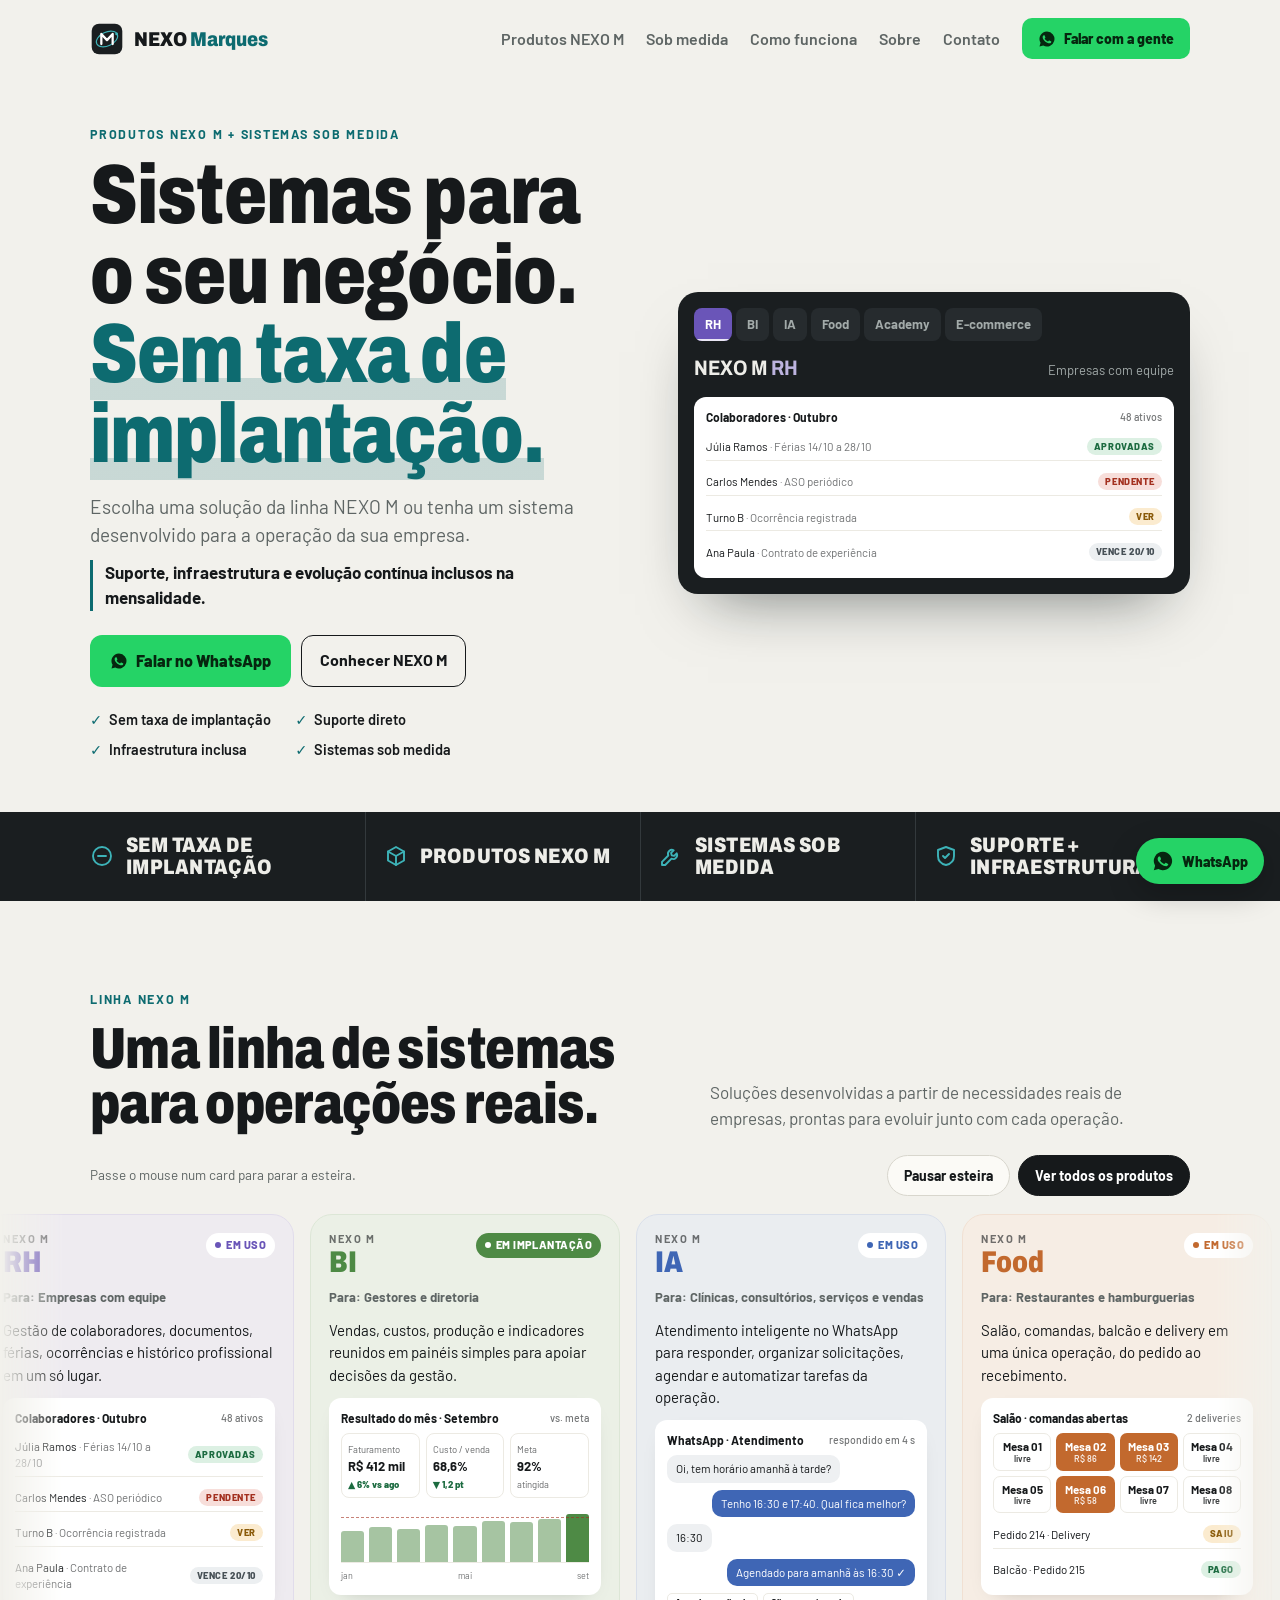
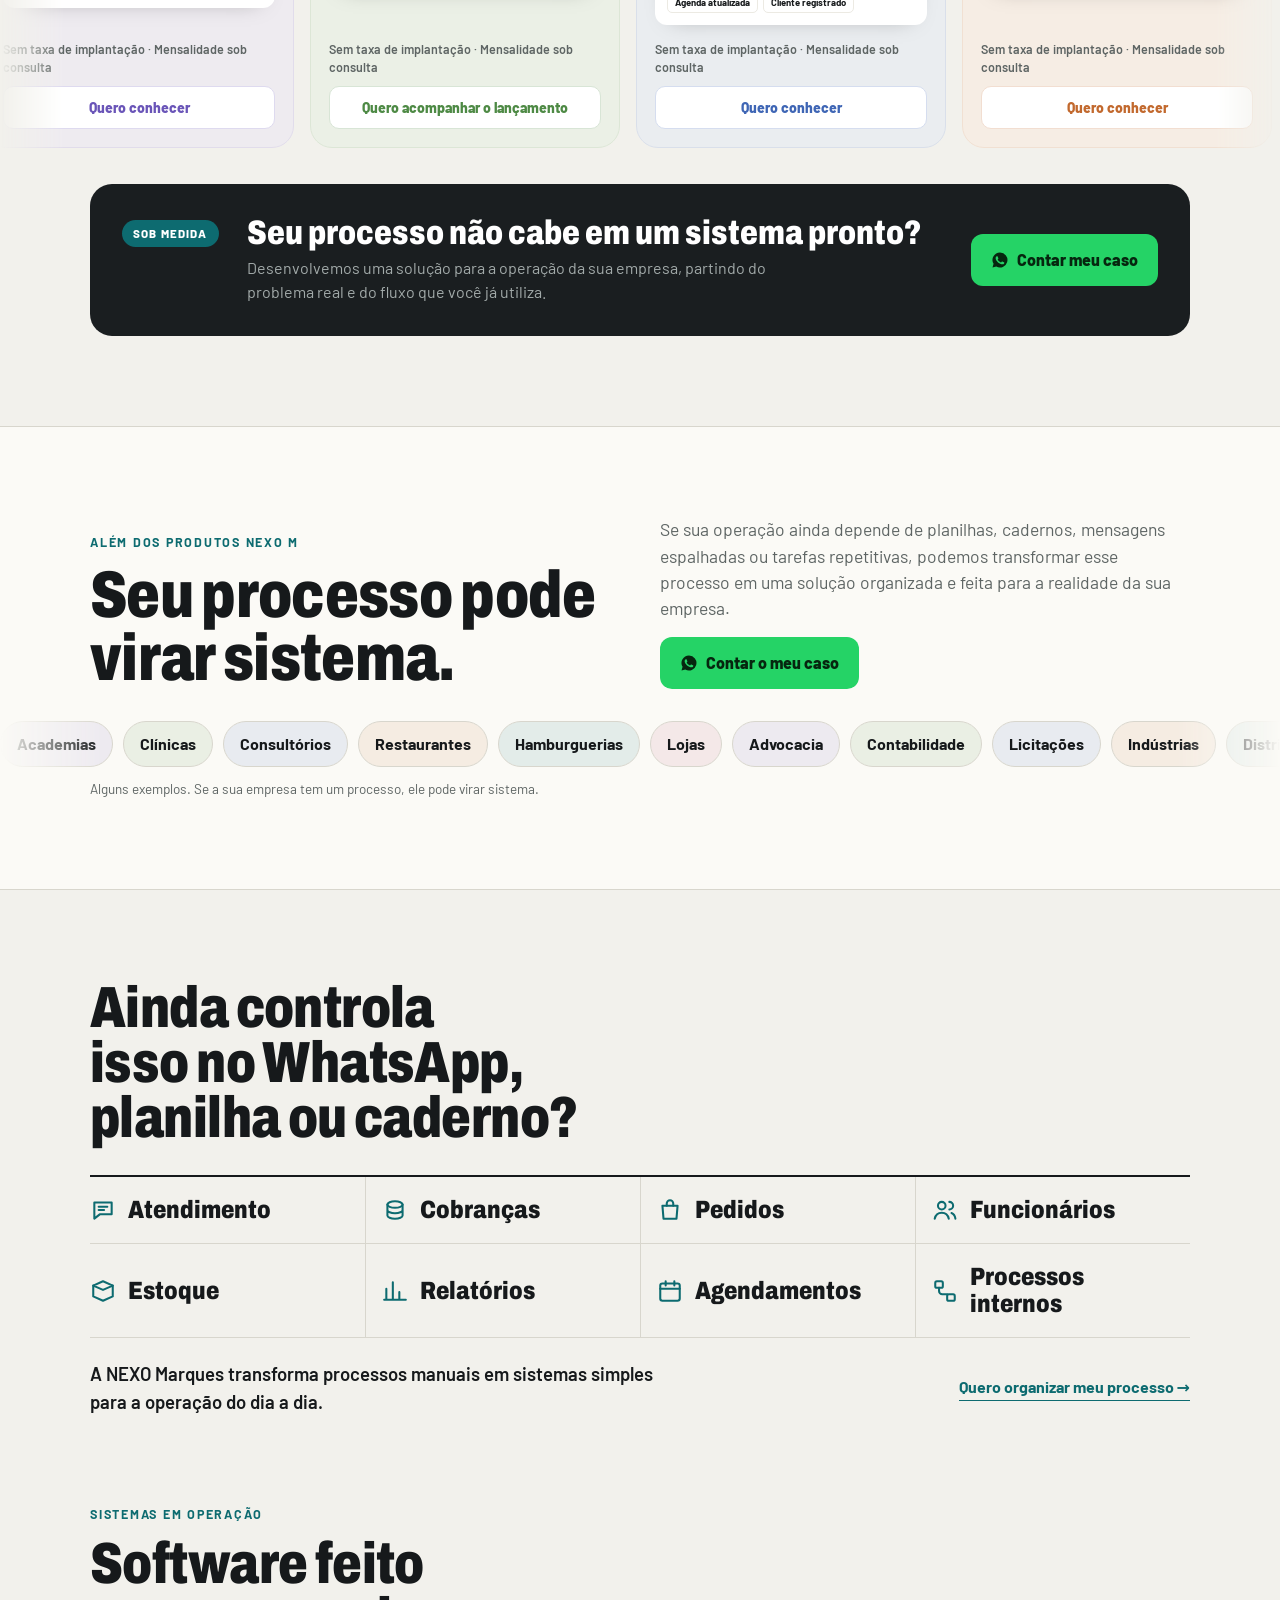
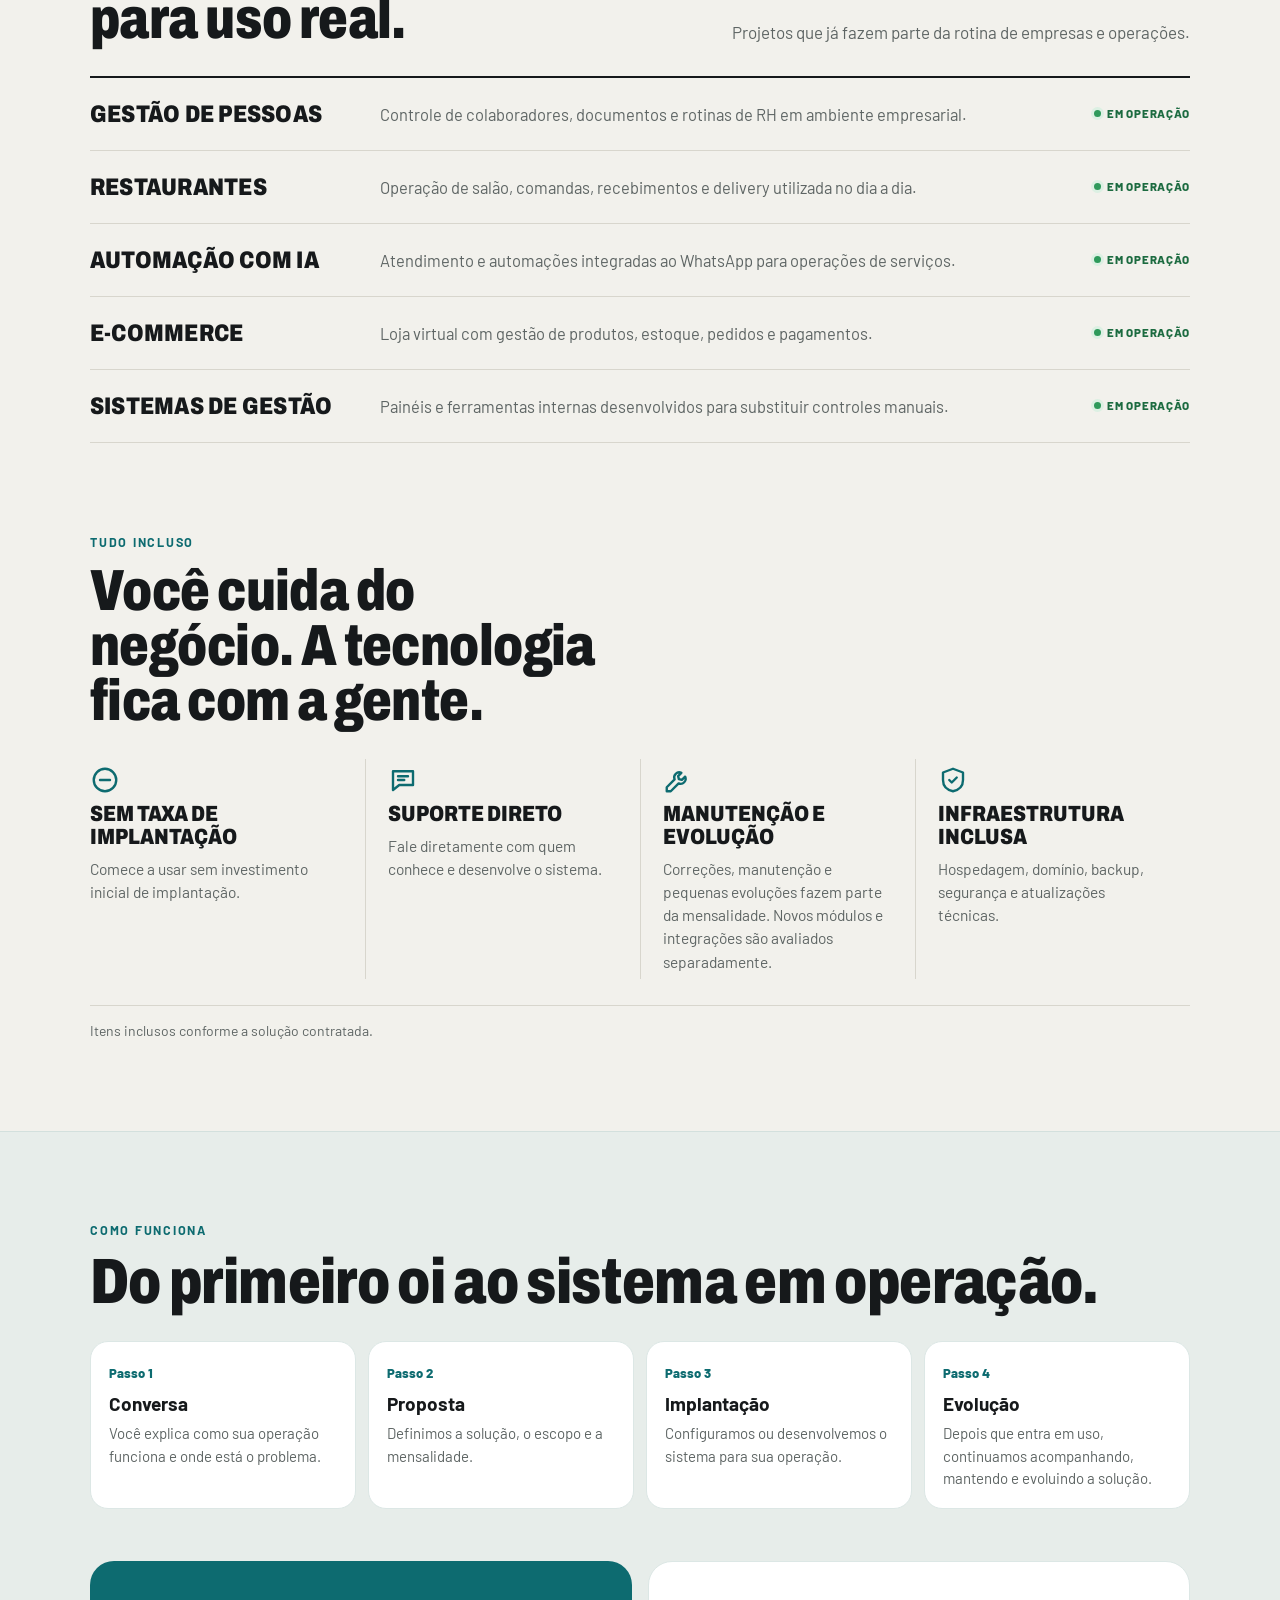
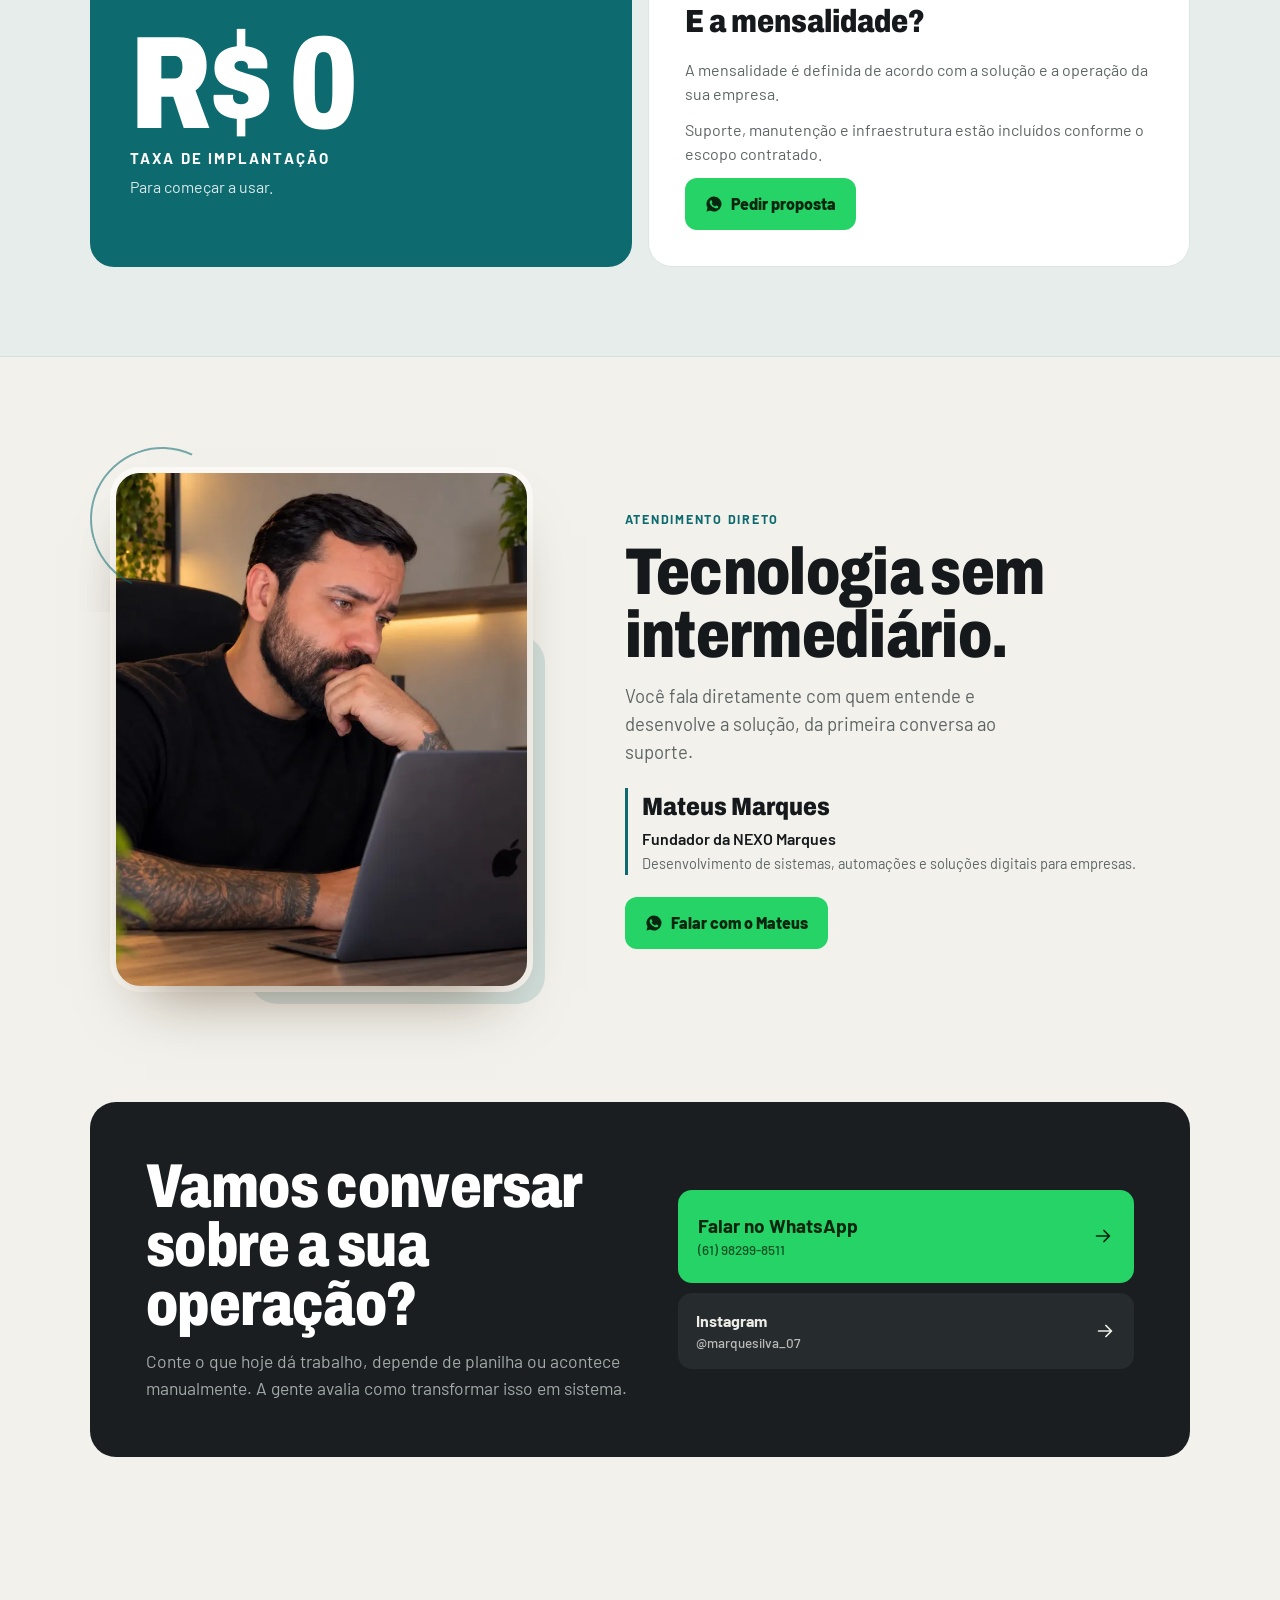
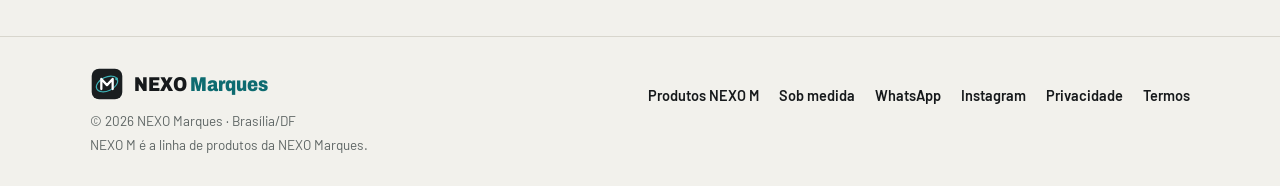
<file: index.html>
<!DOCTYPE html>
<html lang="pt-BR">
<head>
<meta charset="UTF-8">
<meta name="viewport" content="width=device-width, initial-scale=1.0">
<title>NEXO Marques | Sistemas NEXO M e desenvolvimento sob medida</title>
<meta name="description" content="Sistemas para empresas, produtos NEXO M e desenvolvimento sob medida. Gestão, automação, IA, RH, restaurantes, academias, e-commerce e soluções para processos empresariais.">
<meta name="theme-color" content="#1A1E20">
<link rel="canonical" href="https://nexomarques.vercel.app/">
<meta property="og:type" content="website">
<meta property="og:site_name" content="NEXO Marques">
<meta property="og:title" content="NEXO Marques | Sistemas NEXO M e desenvolvimento sob medida">
<meta property="og:description" content="Sistemas para empresas, produtos NEXO M e desenvolvimento sob medida. Gestão, automação, IA, RH, restaurantes, academias, e-commerce e soluções para processos empresariais.">
<meta property="og:image" content="https://nexomarques.vercel.app/assets/og-image.png">
<meta property="og:image:width" content="1200">
<meta property="og:image:height" content="627">
<meta property="og:image:alt" content="NEXO Marques: Sistemas para o seu negócio. Sem taxa de implantação.">
<meta property="og:locale" content="pt_BR">
<meta property="og:url" content="https://nexomarques.vercel.app/">
<meta name="twitter:card" content="summary_large_image">
<meta name="twitter:image" content="https://nexomarques.vercel.app/assets/og-image.png">
<link rel="icon" type="image/svg+xml" href="assets/favicon.svg">
<link rel="icon" type="image/png" sizes="32x32" href="assets/favicon-32.png">
<link rel="apple-touch-icon" href="assets/apple-touch-icon.png">
<link rel="preconnect" href="https://fonts.googleapis.com">
<link rel="preconnect" href="https://fonts.gstatic.com" crossorigin>
<link href="https://fonts.googleapis.com/css2?family=Archivo:wdth,wght@62..125,500..900&family=Barlow:wght@400;500;600;700&display=swap" rel="stylesheet">
<link rel="stylesheet" href="css/style.css">
<script type="application/ld+json">{"@context":"https://schema.org","@graph":[{"@type":"Organization","@id":"https://nexomarques.vercel.app/#org","name":"NEXO Marques","url":"https://nexomarques.vercel.app/","logo":"https://nexomarques.vercel.app/assets/logo-mark.png","sameAs":["https://instagram.com/marquesilva_07"],"contactPoint":{"@type":"ContactPoint","telephone":"+55-61-98299-8511","contactType":"sales","availableLanguage":"Portuguese"}},{"@type":"LocalBusiness","@id":"https://nexomarques.vercel.app/#local","name":"NEXO Marques","url":"https://nexomarques.vercel.app/","image":"https://nexomarques.vercel.app/assets/og-image.png","telephone":"+55-61-98299-8511","address":{"@type":"PostalAddress","addressLocality":"Brasília","addressRegion":"DF","addressCountry":"BR"},"areaServed":"BR","parentOrganization":{"@id":"https://nexomarques.vercel.app/#org"}}]}</script>
</head>
<body>
<a class="skip" href="#conteudo">Pular para o conteúdo</a>
<div class="site">
<header class="in">
  <nav aria-label="Principal"><a class="logo" href="#topo" aria-label="NEXO Marques, início"><svg class="logo-mark" width="34" height="34" viewBox="0 0 120 120" aria-hidden="true"><rect x="6" y="6" width="108" height="108" rx="26" fill="#1A1E20"/><ellipse cx="60" cy="60" rx="40" ry="24" fill="none" stroke="#3DB3B8" stroke-width="4" transform="rotate(-25 60 60)"/><circle cx="94" cy="42" r="5" fill="#3DB3B8"/><path d="M40 78V42l20 22 20-22v36" fill="none" stroke="#fff" stroke-width="8" stroke-linecap="round" stroke-linejoin="round"/></svg><span>NEXO <em>Marques</em></span></a>
    <span class="lk"><a href="#produtos">Produtos NEXO M</a><a href="#sob">Sob medida</a><a href="#como">Como funciona</a><a href="#sobre">Sobre</a><a href="#contato">Contato</a></span>
    <a class="bwa cta" href="https://wa.me/5561982998511?text=Ol%C3%A1!%20Vim%20pelo%20site%20da%20NEXO%20Marques%20e%20quero%20saber%20mais%20sobre%20os%20sistemas%20NEXO%20M." target="_blank" rel="noopener"><svg class="i-wa" viewBox="0 0 24 24" fill="currentColor" aria-hidden="true"><path d="M12 2a10 10 0 0 0-8.6 15.1L2 22l5-1.3A10 10 0 1 0 12 2Zm5.8 14.2c-.2.7-1.4 1.3-2 1.4-.5.1-1.2.1-1.9-.1a17 17 0 0 1-1.7-.6 13 13 0 0 1-5-4.4c-.4-.5-1-1.5-1-2.8s.7-2 1-2.3c.2-.3.5-.3.7-.3h.5c.2 0 .4 0 .6.5l.8 2c.1.2.1.4 0 .5l-.3.5-.4.4c-.1.2-.3.3-.1.6.2.3.8 1.3 1.7 2.1 1.2 1 2.1 1.4 2.4 1.5.3.1.5.1.6-.1l.9-1c.2-.3.4-.2.6-.1l1.9.9c.3.1.5.2.5.3.1.2.1.8-.1 1.4Z"/></svg><span>Falar com a gente</span></a>
    <button class="burger" id="burger" type="button" aria-expanded="false" aria-controls="mnav" aria-label="Abrir menu"><svg viewBox="0 0 24 24" fill="none" stroke="currentColor" stroke-width="1.9" stroke-linecap="round" stroke-linejoin="round" aria-hidden="true"><path d="M4 7h16M4 12h16M4 17h16"/></svg></button></nav>
  <div class="mnav" id="mnav"><a href="#produtos">Produtos NEXO M</a><a href="#sob">Sob medida</a><a href="#como">Como funciona</a><a href="#sobre">Sobre</a><a href="#contato">Contato</a></div>
</header>

<main id="conteudo">
  <div class="in hero" id="topo">
    <div class="reveal"><span class="kick">Produtos NEXO M + sistemas sob medida</span>
      <h1 class="disp">Sistemas para o seu negócio. <u>Sem taxa de implantação.</u></h1>
      <p class="lead">Escolha uma solução da linha NEXO M ou tenha um sistema desenvolvido para a operação da sua empresa.</p>
      <p class="lead2">Suporte, infraestrutura e evolução contínua inclusos na mensalidade.</p>
      <div class="btns"><a class="bwa" href="https://wa.me/5561982998511?text=Ol%C3%A1!%20Vim%20pelo%20site%20da%20NEXO%20Marques%20e%20quero%20saber%20mais%20sobre%20os%20sistemas%20NEXO%20M." target="_blank" rel="noopener"><svg class="i-wa" viewBox="0 0 24 24" fill="currentColor" aria-hidden="true"><path d="M12 2a10 10 0 0 0-8.6 15.1L2 22l5-1.3A10 10 0 1 0 12 2Zm5.8 14.2c-.2.7-1.4 1.3-2 1.4-.5.1-1.2.1-1.9-.1a17 17 0 0 1-1.7-.6 13 13 0 0 1-5-4.4c-.4-.5-1-1.5-1-2.8s.7-2 1-2.3c.2-.3.5-.3.7-.3h.5c.2 0 .4 0 .6.5l.8 2c.1.2.1.4 0 .5l-.3.5-.4.4c-.1.2-.3.3-.1.6.2.3.8 1.3 1.7 2.1 1.2 1 2.1 1.4 2.4 1.5.3.1.5.1.6-.1l.9-1c.2-.3.4-.2.6-.1l1.9.9c.3.1.5.2.5.3.1.2.1.8-.1 1.4Z"/></svg> Falar no WhatsApp</a><a class="b2" href="#produtos">Conhecer NEXO M</a></div>
      <div class="proof"><span>Sem taxa de implantação</span><span>Suporte direto</span><span>Infraestrutura inclusa</span><span>Sistemas sob medida</span></div>
    </div>
    <div class="switch reveal" id="switch" style="--c:#6A55B8">
      <div class="st" role="tablist" aria-label="Produtos NEXO M"><button type="button" role="tab" id="sw-t0" aria-controls="sw-p0" aria-selected="true" style="--pc:#6A55B8" class="on">RH</button><button type="button" role="tab" id="sw-t1" aria-controls="sw-p1" aria-selected="false" style="--pc:#4E8A45" class="">BI</button><button type="button" role="tab" id="sw-t2" aria-controls="sw-p2" aria-selected="false" style="--pc:#3F66B5" class="">IA</button><button type="button" role="tab" id="sw-t3" aria-controls="sw-p3" aria-selected="false" style="--pc:#C2692E" class="">Food</button><button type="button" role="tab" id="sw-t4" aria-controls="sw-p4" aria-selected="false" style="--pc:#0D6B70" class="">Academy</button><button type="button" role="tab" id="sw-t5" aria-controls="sw-p5" aria-selected="false" style="--pc:#B4486A" class="">E-commerce</button></div>
      <div class="swp" role="tabpanel" id="sw-p0" aria-labelledby="sw-t0" style="--c:#6A55B8"><div class="cap"><b>NEXO M <i>RH</i></b><span>Empresas com equipe</span></div><div class="mock"><div class="mh">Colaboradores · Outubro <span>48 ativos</span></div><div class="row"><span>Júlia Ramos <em>· Férias 14/10 a 28/10</em></span><span class="pill ok">Aprovadas</span></div><div class="row"><span>Carlos Mendes <em>· ASO periódico</em></span><span class="pill bad">Pendente</span></div><div class="row"><span>Turno B <em>· Ocorrência registrada</em></span><span class="pill wa">Ver</span></div><div class="row"><span>Ana Paula <em>· Contrato de experiência</em></span><span class="pill nt">Vence 20/10</span></div></div></div><div class="swp" role="tabpanel" id="sw-p1" aria-labelledby="sw-t1" style="--c:#4E8A45" hidden><div class="cap"><b>NEXO M <i>BI</i></b><span>Gestores e diretoria</span></div><div class="mock"><div class="mh">Resultado do mês · Setembro <span>vs. meta</span></div><div class="kpis"><div><span>Faturamento</span><b>R$ 412 mil</b><i>▲ 6% vs ago</i></div><div><span>Custo / venda</span><b>68,6%</b><i>▼ 1,2 pt</i></div><div><span>Meta</span><b>92%</b><span>atingida</span></div></div><div class="bars"><u style="bottom:78%"></u><i style="height:54%"></i><i style="height:61%"></i><i style="height:58%"></i><i style="height:66%"></i><i style="height:63%"></i><i style="height:72%"></i><i style="height:70%"></i><i style="height:76%"></i><i style="height:84%"></i></div><div class="axis"><span>jan</span><span>mai</span><span>set</span></div></div></div><div class="swp" role="tabpanel" id="sw-p2" aria-labelledby="sw-t2" style="--c:#3F66B5" hidden><div class="cap"><b>NEXO M <i>IA</i></b><span>Clínicas, consultórios, serviços e vendas</span></div><div class="mock"><div class="mh">WhatsApp · Atendimento <span>respondido em 4 s</span></div><div class="bub c">Oi, tem horário amanhã à tarde?</div><div class="bub a">Tenho 16:30 e 17:40. Qual fica melhor?</div><div class="bub c">16:30</div><div class="bub a">Agendado para amanhã às 16:30 ✓</div><div class="tagline"><span>Agenda atualizada</span><span>Cliente registrado</span></div></div></div><div class="swp" role="tabpanel" id="sw-p3" aria-labelledby="sw-t3" style="--c:#C2692E" hidden><div class="cap"><b>NEXO M <i>Food</i></b><span>Restaurantes e hamburguerias</span></div><div class="mock"><div class="mh">Salão · comandas abertas <span>2 deliveries</span></div><div class="grid"><div class="t ">Mesa 01<small>livre</small></div><div class="t on">Mesa 02<small>R$ 86</small></div><div class="t on">Mesa 03<small>R$ 142</small></div><div class="t ">Mesa 04<small>livre</small></div><div class="t ">Mesa 05<small>livre</small></div><div class="t on">Mesa 06<small>R$ 58</small></div><div class="t ">Mesa 07<small>livre</small></div><div class="t ">Mesa 08<small>livre</small></div></div><div class="row"><span>Pedido 214 · Delivery</span><span class="pill wa">Saiu</span></div><div class="row"><span>Balcão · Pedido 215</span><span class="pill ok">Pago</span></div></div></div><div class="swp" role="tabpanel" id="sw-p4" aria-labelledby="sw-t4" style="--c:#0D6B70" hidden><div class="cap"><b>NEXO M <i>Academy</i></b><span>Academias e escolas de luta</span></div><div class="mock"><div class="mh">Mensalidades · Novembro <span>Adultos</span></div><div class="row"><span>Ana Souza</span><span class="pill ok">Pago</span></div><div class="row"><span>Davi Lima</span><span class="pill wa">A vencer</span></div><div class="row"><span>João Silva</span><span class="pill ok">Pago</span></div><div class="row"><span>Pedro Rocha</span><span class="pill bad">Atrasado</span></div><div class="row"><span><b>Lista de pagantes</b> <em>· 132 de 148</em></span><span class="pill nt">Copiar</span></div></div></div><div class="swp" role="tabpanel" id="sw-p5" aria-labelledby="sw-t5" style="--c:#B4486A" hidden><div class="cap"><b>NEXO M <i>E-commerce</i></b><span>Lojas e marcas</span></div><div class="mock"><div class="mh">Loja · hoje <span>18 pedidos</span></div><div class="row"><span>Pedido 1093 <em>· Kit Essencial ×2</em></span><span class="pill ok">Pago</span></div><div class="row"><span>Pedido 1092 <em>· Camiseta M</em></span><span class="pill wa">Separando</span></div><div class="row"><span>Pedido 1091 <em>· Boné Preto</em></span><span class="pill ok">Enviado</span></div><div class="row"><span>Estoque baixo <em>· Camiseta G (3 un.)</em></span><span class="pill bad">Repor</span></div></div></div>
    </div>
  </div>

  <div class="band"><div class="in"><div><svg viewBox="0 0 24 24" fill="none" stroke="currentColor" stroke-width="1.9" stroke-linecap="round" stroke-linejoin="round" aria-hidden="true"><circle cx="12" cy="12" r="9"/><path d="M8 12h8"/></svg>Sem taxa de implantação</div><div><svg viewBox="0 0 24 24" fill="none" stroke="currentColor" stroke-width="1.9" stroke-linecap="round" stroke-linejoin="round" aria-hidden="true"><path d="m12 3 8 4.5v9L12 21l-8-4.5v-9L12 3Z"/><path d="m4 7.5 8 4.5 8-4.5M12 12v9"/></svg>Produtos NEXO M</div><div><svg viewBox="0 0 24 24" fill="none" stroke="currentColor" stroke-width="1.9" stroke-linecap="round" stroke-linejoin="round" aria-hidden="true"><path d="M14.7 6.3a4 4 0 0 0-5.4 5.2L3 17.8V21h3.2l6.3-6.3a4 4 0 0 0 5.2-5.4l-2.6 2.6-2.4-.6-.6-2.4 2.6-2.6Z"/></svg>Sistemas sob medida</div><div><svg viewBox="0 0 24 24" fill="none" stroke="currentColor" stroke-width="1.9" stroke-linecap="round" stroke-linejoin="round" aria-hidden="true"><path d="M12 3 4 6v6c0 5 3.5 8 8 9 4.5-1 8-4 8-9V6l-8-3Z"/><path d="m9 12 2 2 4-4"/></svg>Suporte + infraestrutura</div></div></div>

  <section id="produtos" class="prod" aria-labelledby="t-produtos">
    <div class="in"><span class="kick">Linha NEXO M</span><div class="sh"><h2 class="disp" id="t-produtos">Uma linha de sistemas para operações reais.</h2><p>Soluções desenvolvidas a partir de necessidades reais de empresas, prontas para evoluir junto com cada operação.</p></div>
      <div class="prodtop"><span class="hint-belt">Passe o mouse num card para parar a esteira.</span><span class="hint-grid">Todos os produtos NEXO M.</span>
        <div class="acts"><button type="button" class="pbtn" id="belt-btn" aria-pressed="false">Pausar esteira</button><button type="button" class="pbtn pri" id="view-btn" aria-pressed="false">Ver todos os produtos</button></div></div></div>
    <div class="belt" id="belt" aria-label="Produtos NEXO M"><div class="track"><div class="half"><article class="pc" style="--c:#6A55B8"><div class="top"><h3 class="nm"><small>NEXO M</small>RH</h3><span class="tg">Em uso</span></div><span class="para">Para: Empresas com equipe</span><p>Gestão de colaboradores, documentos, férias, ocorrências e histórico profissional em um só lugar.</p><div class="mock"><div class="mh">Colaboradores · Outubro <span>48 ativos</span></div><div class="row"><span>Júlia Ramos <em>· Férias 14/10 a 28/10</em></span><span class="pill ok">Aprovadas</span></div><div class="row"><span>Carlos Mendes <em>· ASO periódico</em></span><span class="pill bad">Pendente</span></div><div class="row"><span>Turno B <em>· Ocorrência registrada</em></span><span class="pill wa">Ver</span></div><div class="row"><span>Ana Paula <em>· Contrato de experiência</em></span><span class="pill nt">Vence 20/10</span></div></div><div class="ft"><small>Sem taxa de implantação · Mensalidade sob consulta</small><a href="https://wa.me/5561982998511?text=Ol%C3%A1!%20Vim%20pelo%20site%20e%20quero%20conhecer%20melhor%20o%20NEXO%20M%20%7C%20RH." target="_blank" rel="noopener">Quero conhecer</a></div></article><article class="pc" style="--c:#4E8A45"><div class="top"><h3 class="nm"><small>NEXO M</small>BI</h3><span class="tg impl">Em implantação</span></div><span class="para">Para: Gestores e diretoria</span><p>Vendas, custos, produção e indicadores reunidos em painéis simples para apoiar decisões da gestão.</p><div class="mock"><div class="mh">Resultado do mês · Setembro <span>vs. meta</span></div><div class="kpis"><div><span>Faturamento</span><b>R$ 412 mil</b><i>▲ 6% vs ago</i></div><div><span>Custo / venda</span><b>68,6%</b><i>▼ 1,2 pt</i></div><div><span>Meta</span><b>92%</b><span>atingida</span></div></div><div class="bars"><u style="bottom:78%"></u><i style="height:54%"></i><i style="height:61%"></i><i style="height:58%"></i><i style="height:66%"></i><i style="height:63%"></i><i style="height:72%"></i><i style="height:70%"></i><i style="height:76%"></i><i style="height:84%"></i></div><div class="axis"><span>jan</span><span>mai</span><span>set</span></div></div><div class="ft"><small>Sem taxa de implantação · Mensalidade sob consulta</small><a href="https://wa.me/5561982998511?text=Ol%C3%A1!%20Vim%20pelo%20site%20e%20quero%20conhecer%20melhor%20o%20NEXO%20M%20%7C%20BI." target="_blank" rel="noopener">Quero acompanhar o lançamento</a></div></article><article class="pc" style="--c:#3F66B5"><div class="top"><h3 class="nm"><small>NEXO M</small>IA</h3><span class="tg">Em uso</span></div><span class="para">Para: Clínicas, consultórios, serviços e vendas</span><p>Atendimento inteligente no WhatsApp para responder, organizar solicitações, agendar e automatizar tarefas da operação.</p><div class="mock"><div class="mh">WhatsApp · Atendimento <span>respondido em 4 s</span></div><div class="bub c">Oi, tem horário amanhã à tarde?</div><div class="bub a">Tenho 16:30 e 17:40. Qual fica melhor?</div><div class="bub c">16:30</div><div class="bub a">Agendado para amanhã às 16:30 ✓</div><div class="tagline"><span>Agenda atualizada</span><span>Cliente registrado</span></div></div><div class="ft"><small>Sem taxa de implantação · Mensalidade sob consulta</small><a href="https://wa.me/5561982998511?text=Ol%C3%A1!%20Vim%20pelo%20site%20e%20quero%20conhecer%20melhor%20o%20NEXO%20M%20%7C%20IA." target="_blank" rel="noopener">Quero conhecer</a></div></article><article class="pc" style="--c:#C2692E"><div class="top"><h3 class="nm"><small>NEXO M</small>Food</h3><span class="tg">Em uso</span></div><span class="para">Para: Restaurantes e hamburguerias</span><p>Salão, comandas, balcão e delivery em uma única operação, do pedido ao recebimento.</p><div class="mock"><div class="mh">Salão · comandas abertas <span>2 deliveries</span></div><div class="grid"><div class="t ">Mesa 01<small>livre</small></div><div class="t on">Mesa 02<small>R$ 86</small></div><div class="t on">Mesa 03<small>R$ 142</small></div><div class="t ">Mesa 04<small>livre</small></div><div class="t ">Mesa 05<small>livre</small></div><div class="t on">Mesa 06<small>R$ 58</small></div><div class="t ">Mesa 07<small>livre</small></div><div class="t ">Mesa 08<small>livre</small></div></div><div class="row"><span>Pedido 214 · Delivery</span><span class="pill wa">Saiu</span></div><div class="row"><span>Balcão · Pedido 215</span><span class="pill ok">Pago</span></div></div><div class="ft"><small>Sem taxa de implantação · Mensalidade sob consulta</small><a href="https://wa.me/5561982998511?text=Ol%C3%A1!%20Vim%20pelo%20site%20e%20quero%20conhecer%20melhor%20o%20NEXO%20M%20%7C%20Food." target="_blank" rel="noopener">Quero conhecer</a></div></article><article class="pc" style="--c:#0D6B70"><div class="top"><h3 class="nm"><small>NEXO M</small>Academy</h3><span class="tg">Em uso</span></div><span class="para">Para: Academias e escolas de luta</span><p>Alunos, mensalidades, Pix, plano família, estoque e lista de pagantes pronta para o WhatsApp.</p><div class="mock"><div class="mh">Mensalidades · Novembro <span>Adultos</span></div><div class="row"><span>Ana Souza</span><span class="pill ok">Pago</span></div><div class="row"><span>Davi Lima</span><span class="pill wa">A vencer</span></div><div class="row"><span>João Silva</span><span class="pill ok">Pago</span></div><div class="row"><span>Pedro Rocha</span><span class="pill bad">Atrasado</span></div><div class="row"><span><b>Lista de pagantes</b> <em>· 132 de 148</em></span><span class="pill nt">Copiar</span></div></div><div class="ft"><small>Sem taxa de implantação · Mensalidade sob consulta</small><a href="https://wa.me/5561982998511?text=Ol%C3%A1!%20Vim%20pelo%20site%20e%20quero%20conhecer%20melhor%20o%20NEXO%20M%20%7C%20Academy." target="_blank" rel="noopener">Quero conhecer</a></div></article><article class="pc" style="--c:#B4486A"><div class="top"><h3 class="nm"><small>NEXO M</small>E-commerce</h3><span class="tg">Em uso</span></div><span class="para">Para: Lojas e marcas</span><p>Loja virtual com produtos, estoque, pedidos, pagamentos e painel administrativo para acompanhar toda a operação.</p><div class="mock"><div class="mh">Loja · hoje <span>18 pedidos</span></div><div class="row"><span>Pedido 1093 <em>· Kit Essencial ×2</em></span><span class="pill ok">Pago</span></div><div class="row"><span>Pedido 1092 <em>· Camiseta M</em></span><span class="pill wa">Separando</span></div><div class="row"><span>Pedido 1091 <em>· Boné Preto</em></span><span class="pill ok">Enviado</span></div><div class="row"><span>Estoque baixo <em>· Camiseta G (3 un.)</em></span><span class="pill bad">Repor</span></div></div><div class="ft"><small>Sem taxa de implantação · Mensalidade sob consulta</small><a href="https://wa.me/5561982998511?text=Ol%C3%A1!%20Vim%20pelo%20site%20e%20quero%20conhecer%20melhor%20o%20NEXO%20M%20%7C%20E-commerce." target="_blank" rel="noopener">Quero conhecer</a></div></article><article class="pc rep" style="--c:#6A55B8" aria-hidden="true"><div class="top"><h3 class="nm"><small>NEXO M</small>RH</h3><span class="tg">Em uso</span></div><span class="para">Para: Empresas com equipe</span><p>Gestão de colaboradores, documentos, férias, ocorrências e histórico profissional em um só lugar.</p><div class="mock"><div class="mh">Colaboradores · Outubro <span>48 ativos</span></div><div class="row"><span>Júlia Ramos <em>· Férias 14/10 a 28/10</em></span><span class="pill ok">Aprovadas</span></div><div class="row"><span>Carlos Mendes <em>· ASO periódico</em></span><span class="pill bad">Pendente</span></div><div class="row"><span>Turno B <em>· Ocorrência registrada</em></span><span class="pill wa">Ver</span></div><div class="row"><span>Ana Paula <em>· Contrato de experiência</em></span><span class="pill nt">Vence 20/10</span></div></div><div class="ft"><small>Sem taxa de implantação · Mensalidade sob consulta</small><a href="https://wa.me/5561982998511?text=Ol%C3%A1!%20Vim%20pelo%20site%20e%20quero%20conhecer%20melhor%20o%20NEXO%20M%20%7C%20RH." target="_blank" rel="noopener" tabindex="-1">Quero conhecer</a></div></article><article class="pc rep" style="--c:#4E8A45" aria-hidden="true"><div class="top"><h3 class="nm"><small>NEXO M</small>BI</h3><span class="tg impl">Em implantação</span></div><span class="para">Para: Gestores e diretoria</span><p>Vendas, custos, produção e indicadores reunidos em painéis simples para apoiar decisões da gestão.</p><div class="mock"><div class="mh">Resultado do mês · Setembro <span>vs. meta</span></div><div class="kpis"><div><span>Faturamento</span><b>R$ 412 mil</b><i>▲ 6% vs ago</i></div><div><span>Custo / venda</span><b>68,6%</b><i>▼ 1,2 pt</i></div><div><span>Meta</span><b>92%</b><span>atingida</span></div></div><div class="bars"><u style="bottom:78%"></u><i style="height:54%"></i><i style="height:61%"></i><i style="height:58%"></i><i style="height:66%"></i><i style="height:63%"></i><i style="height:72%"></i><i style="height:70%"></i><i style="height:76%"></i><i style="height:84%"></i></div><div class="axis"><span>jan</span><span>mai</span><span>set</span></div></div><div class="ft"><small>Sem taxa de implantação · Mensalidade sob consulta</small><a href="https://wa.me/5561982998511?text=Ol%C3%A1!%20Vim%20pelo%20site%20e%20quero%20conhecer%20melhor%20o%20NEXO%20M%20%7C%20BI." target="_blank" rel="noopener" tabindex="-1">Quero acompanhar o lançamento</a></div></article><article class="pc rep" style="--c:#3F66B5" aria-hidden="true"><div class="top"><h3 class="nm"><small>NEXO M</small>IA</h3><span class="tg">Em uso</span></div><span class="para">Para: Clínicas, consultórios, serviços e vendas</span><p>Atendimento inteligente no WhatsApp para responder, organizar solicitações, agendar e automatizar tarefas da operação.</p><div class="mock"><div class="mh">WhatsApp · Atendimento <span>respondido em 4 s</span></div><div class="bub c">Oi, tem horário amanhã à tarde?</div><div class="bub a">Tenho 16:30 e 17:40. Qual fica melhor?</div><div class="bub c">16:30</div><div class="bub a">Agendado para amanhã às 16:30 ✓</div><div class="tagline"><span>Agenda atualizada</span><span>Cliente registrado</span></div></div><div class="ft"><small>Sem taxa de implantação · Mensalidade sob consulta</small><a href="https://wa.me/5561982998511?text=Ol%C3%A1!%20Vim%20pelo%20site%20e%20quero%20conhecer%20melhor%20o%20NEXO%20M%20%7C%20IA." target="_blank" rel="noopener" tabindex="-1">Quero conhecer</a></div></article><article class="pc rep" style="--c:#C2692E" aria-hidden="true"><div class="top"><h3 class="nm"><small>NEXO M</small>Food</h3><span class="tg">Em uso</span></div><span class="para">Para: Restaurantes e hamburguerias</span><p>Salão, comandas, balcão e delivery em uma única operação, do pedido ao recebimento.</p><div class="mock"><div class="mh">Salão · comandas abertas <span>2 deliveries</span></div><div class="grid"><div class="t ">Mesa 01<small>livre</small></div><div class="t on">Mesa 02<small>R$ 86</small></div><div class="t on">Mesa 03<small>R$ 142</small></div><div class="t ">Mesa 04<small>livre</small></div><div class="t ">Mesa 05<small>livre</small></div><div class="t on">Mesa 06<small>R$ 58</small></div><div class="t ">Mesa 07<small>livre</small></div><div class="t ">Mesa 08<small>livre</small></div></div><div class="row"><span>Pedido 214 · Delivery</span><span class="pill wa">Saiu</span></div><div class="row"><span>Balcão · Pedido 215</span><span class="pill ok">Pago</span></div></div><div class="ft"><small>Sem taxa de implantação · Mensalidade sob consulta</small><a href="https://wa.me/5561982998511?text=Ol%C3%A1!%20Vim%20pelo%20site%20e%20quero%20conhecer%20melhor%20o%20NEXO%20M%20%7C%20Food." target="_blank" rel="noopener" tabindex="-1">Quero conhecer</a></div></article><article class="pc rep" style="--c:#0D6B70" aria-hidden="true"><div class="top"><h3 class="nm"><small>NEXO M</small>Academy</h3><span class="tg">Em uso</span></div><span class="para">Para: Academias e escolas de luta</span><p>Alunos, mensalidades, Pix, plano família, estoque e lista de pagantes pronta para o WhatsApp.</p><div class="mock"><div class="mh">Mensalidades · Novembro <span>Adultos</span></div><div class="row"><span>Ana Souza</span><span class="pill ok">Pago</span></div><div class="row"><span>Davi Lima</span><span class="pill wa">A vencer</span></div><div class="row"><span>João Silva</span><span class="pill ok">Pago</span></div><div class="row"><span>Pedro Rocha</span><span class="pill bad">Atrasado</span></div><div class="row"><span><b>Lista de pagantes</b> <em>· 132 de 148</em></span><span class="pill nt">Copiar</span></div></div><div class="ft"><small>Sem taxa de implantação · Mensalidade sob consulta</small><a href="https://wa.me/5561982998511?text=Ol%C3%A1!%20Vim%20pelo%20site%20e%20quero%20conhecer%20melhor%20o%20NEXO%20M%20%7C%20Academy." target="_blank" rel="noopener" tabindex="-1">Quero conhecer</a></div></article><article class="pc rep" style="--c:#B4486A" aria-hidden="true"><div class="top"><h3 class="nm"><small>NEXO M</small>E-commerce</h3><span class="tg">Em uso</span></div><span class="para">Para: Lojas e marcas</span><p>Loja virtual com produtos, estoque, pedidos, pagamentos e painel administrativo para acompanhar toda a operação.</p><div class="mock"><div class="mh">Loja · hoje <span>18 pedidos</span></div><div class="row"><span>Pedido 1093 <em>· Kit Essencial ×2</em></span><span class="pill ok">Pago</span></div><div class="row"><span>Pedido 1092 <em>· Camiseta M</em></span><span class="pill wa">Separando</span></div><div class="row"><span>Pedido 1091 <em>· Boné Preto</em></span><span class="pill ok">Enviado</span></div><div class="row"><span>Estoque baixo <em>· Camiseta G (3 un.)</em></span><span class="pill bad">Repor</span></div></div><div class="ft"><small>Sem taxa de implantação · Mensalidade sob consulta</small><a href="https://wa.me/5561982998511?text=Ol%C3%A1!%20Vim%20pelo%20site%20e%20quero%20conhecer%20melhor%20o%20NEXO%20M%20%7C%20E-commerce." target="_blank" rel="noopener" tabindex="-1">Quero conhecer</a></div></article></div><div class="half" aria-hidden="true"><article class="pc" style="--c:#6A55B8" aria-hidden="true"><div class="top"><h3 class="nm"><small>NEXO M</small>RH</h3><span class="tg">Em uso</span></div><span class="para">Para: Empresas com equipe</span><p>Gestão de colaboradores, documentos, férias, ocorrências e histórico profissional em um só lugar.</p><div class="mock"><div class="mh">Colaboradores · Outubro <span>48 ativos</span></div><div class="row"><span>Júlia Ramos <em>· Férias 14/10 a 28/10</em></span><span class="pill ok">Aprovadas</span></div><div class="row"><span>Carlos Mendes <em>· ASO periódico</em></span><span class="pill bad">Pendente</span></div><div class="row"><span>Turno B <em>· Ocorrência registrada</em></span><span class="pill wa">Ver</span></div><div class="row"><span>Ana Paula <em>· Contrato de experiência</em></span><span class="pill nt">Vence 20/10</span></div></div><div class="ft"><small>Sem taxa de implantação · Mensalidade sob consulta</small><a href="https://wa.me/5561982998511?text=Ol%C3%A1!%20Vim%20pelo%20site%20e%20quero%20conhecer%20melhor%20o%20NEXO%20M%20%7C%20RH." target="_blank" rel="noopener" tabindex="-1">Quero conhecer</a></div></article><article class="pc" style="--c:#4E8A45" aria-hidden="true"><div class="top"><h3 class="nm"><small>NEXO M</small>BI</h3><span class="tg impl">Em implantação</span></div><span class="para">Para: Gestores e diretoria</span><p>Vendas, custos, produção e indicadores reunidos em painéis simples para apoiar decisões da gestão.</p><div class="mock"><div class="mh">Resultado do mês · Setembro <span>vs. meta</span></div><div class="kpis"><div><span>Faturamento</span><b>R$ 412 mil</b><i>▲ 6% vs ago</i></div><div><span>Custo / venda</span><b>68,6%</b><i>▼ 1,2 pt</i></div><div><span>Meta</span><b>92%</b><span>atingida</span></div></div><div class="bars"><u style="bottom:78%"></u><i style="height:54%"></i><i style="height:61%"></i><i style="height:58%"></i><i style="height:66%"></i><i style="height:63%"></i><i style="height:72%"></i><i style="height:70%"></i><i style="height:76%"></i><i style="height:84%"></i></div><div class="axis"><span>jan</span><span>mai</span><span>set</span></div></div><div class="ft"><small>Sem taxa de implantação · Mensalidade sob consulta</small><a href="https://wa.me/5561982998511?text=Ol%C3%A1!%20Vim%20pelo%20site%20e%20quero%20conhecer%20melhor%20o%20NEXO%20M%20%7C%20BI." target="_blank" rel="noopener" tabindex="-1">Quero acompanhar o lançamento</a></div></article><article class="pc" style="--c:#3F66B5" aria-hidden="true"><div class="top"><h3 class="nm"><small>NEXO M</small>IA</h3><span class="tg">Em uso</span></div><span class="para">Para: Clínicas, consultórios, serviços e vendas</span><p>Atendimento inteligente no WhatsApp para responder, organizar solicitações, agendar e automatizar tarefas da operação.</p><div class="mock"><div class="mh">WhatsApp · Atendimento <span>respondido em 4 s</span></div><div class="bub c">Oi, tem horário amanhã à tarde?</div><div class="bub a">Tenho 16:30 e 17:40. Qual fica melhor?</div><div class="bub c">16:30</div><div class="bub a">Agendado para amanhã às 16:30 ✓</div><div class="tagline"><span>Agenda atualizada</span><span>Cliente registrado</span></div></div><div class="ft"><small>Sem taxa de implantação · Mensalidade sob consulta</small><a href="https://wa.me/5561982998511?text=Ol%C3%A1!%20Vim%20pelo%20site%20e%20quero%20conhecer%20melhor%20o%20NEXO%20M%20%7C%20IA." target="_blank" rel="noopener" tabindex="-1">Quero conhecer</a></div></article><article class="pc" style="--c:#C2692E" aria-hidden="true"><div class="top"><h3 class="nm"><small>NEXO M</small>Food</h3><span class="tg">Em uso</span></div><span class="para">Para: Restaurantes e hamburguerias</span><p>Salão, comandas, balcão e delivery em uma única operação, do pedido ao recebimento.</p><div class="mock"><div class="mh">Salão · comandas abertas <span>2 deliveries</span></div><div class="grid"><div class="t ">Mesa 01<small>livre</small></div><div class="t on">Mesa 02<small>R$ 86</small></div><div class="t on">Mesa 03<small>R$ 142</small></div><div class="t ">Mesa 04<small>livre</small></div><div class="t ">Mesa 05<small>livre</small></div><div class="t on">Mesa 06<small>R$ 58</small></div><div class="t ">Mesa 07<small>livre</small></div><div class="t ">Mesa 08<small>livre</small></div></div><div class="row"><span>Pedido 214 · Delivery</span><span class="pill wa">Saiu</span></div><div class="row"><span>Balcão · Pedido 215</span><span class="pill ok">Pago</span></div></div><div class="ft"><small>Sem taxa de implantação · Mensalidade sob consulta</small><a href="https://wa.me/5561982998511?text=Ol%C3%A1!%20Vim%20pelo%20site%20e%20quero%20conhecer%20melhor%20o%20NEXO%20M%20%7C%20Food." target="_blank" rel="noopener" tabindex="-1">Quero conhecer</a></div></article><article class="pc" style="--c:#0D6B70" aria-hidden="true"><div class="top"><h3 class="nm"><small>NEXO M</small>Academy</h3><span class="tg">Em uso</span></div><span class="para">Para: Academias e escolas de luta</span><p>Alunos, mensalidades, Pix, plano família, estoque e lista de pagantes pronta para o WhatsApp.</p><div class="mock"><div class="mh">Mensalidades · Novembro <span>Adultos</span></div><div class="row"><span>Ana Souza</span><span class="pill ok">Pago</span></div><div class="row"><span>Davi Lima</span><span class="pill wa">A vencer</span></div><div class="row"><span>João Silva</span><span class="pill ok">Pago</span></div><div class="row"><span>Pedro Rocha</span><span class="pill bad">Atrasado</span></div><div class="row"><span><b>Lista de pagantes</b> <em>· 132 de 148</em></span><span class="pill nt">Copiar</span></div></div><div class="ft"><small>Sem taxa de implantação · Mensalidade sob consulta</small><a href="https://wa.me/5561982998511?text=Ol%C3%A1!%20Vim%20pelo%20site%20e%20quero%20conhecer%20melhor%20o%20NEXO%20M%20%7C%20Academy." target="_blank" rel="noopener" tabindex="-1">Quero conhecer</a></div></article><article class="pc" style="--c:#B4486A" aria-hidden="true"><div class="top"><h3 class="nm"><small>NEXO M</small>E-commerce</h3><span class="tg">Em uso</span></div><span class="para">Para: Lojas e marcas</span><p>Loja virtual com produtos, estoque, pedidos, pagamentos e painel administrativo para acompanhar toda a operação.</p><div class="mock"><div class="mh">Loja · hoje <span>18 pedidos</span></div><div class="row"><span>Pedido 1093 <em>· Kit Essencial ×2</em></span><span class="pill ok">Pago</span></div><div class="row"><span>Pedido 1092 <em>· Camiseta M</em></span><span class="pill wa">Separando</span></div><div class="row"><span>Pedido 1091 <em>· Boné Preto</em></span><span class="pill ok">Enviado</span></div><div class="row"><span>Estoque baixo <em>· Camiseta G (3 un.)</em></span><span class="pill bad">Repor</span></div></div><div class="ft"><small>Sem taxa de implantação · Mensalidade sob consulta</small><a href="https://wa.me/5561982998511?text=Ol%C3%A1!%20Vim%20pelo%20site%20e%20quero%20conhecer%20melhor%20o%20NEXO%20M%20%7C%20E-commerce." target="_blank" rel="noopener" tabindex="-1">Quero conhecer</a></div></article><article class="pc rep" style="--c:#6A55B8" aria-hidden="true"><div class="top"><h3 class="nm"><small>NEXO M</small>RH</h3><span class="tg">Em uso</span></div><span class="para">Para: Empresas com equipe</span><p>Gestão de colaboradores, documentos, férias, ocorrências e histórico profissional em um só lugar.</p><div class="mock"><div class="mh">Colaboradores · Outubro <span>48 ativos</span></div><div class="row"><span>Júlia Ramos <em>· Férias 14/10 a 28/10</em></span><span class="pill ok">Aprovadas</span></div><div class="row"><span>Carlos Mendes <em>· ASO periódico</em></span><span class="pill bad">Pendente</span></div><div class="row"><span>Turno B <em>· Ocorrência registrada</em></span><span class="pill wa">Ver</span></div><div class="row"><span>Ana Paula <em>· Contrato de experiência</em></span><span class="pill nt">Vence 20/10</span></div></div><div class="ft"><small>Sem taxa de implantação · Mensalidade sob consulta</small><a href="https://wa.me/5561982998511?text=Ol%C3%A1!%20Vim%20pelo%20site%20e%20quero%20conhecer%20melhor%20o%20NEXO%20M%20%7C%20RH." target="_blank" rel="noopener" tabindex="-1">Quero conhecer</a></div></article><article class="pc rep" style="--c:#4E8A45" aria-hidden="true"><div class="top"><h3 class="nm"><small>NEXO M</small>BI</h3><span class="tg impl">Em implantação</span></div><span class="para">Para: Gestores e diretoria</span><p>Vendas, custos, produção e indicadores reunidos em painéis simples para apoiar decisões da gestão.</p><div class="mock"><div class="mh">Resultado do mês · Setembro <span>vs. meta</span></div><div class="kpis"><div><span>Faturamento</span><b>R$ 412 mil</b><i>▲ 6% vs ago</i></div><div><span>Custo / venda</span><b>68,6%</b><i>▼ 1,2 pt</i></div><div><span>Meta</span><b>92%</b><span>atingida</span></div></div><div class="bars"><u style="bottom:78%"></u><i style="height:54%"></i><i style="height:61%"></i><i style="height:58%"></i><i style="height:66%"></i><i style="height:63%"></i><i style="height:72%"></i><i style="height:70%"></i><i style="height:76%"></i><i style="height:84%"></i></div><div class="axis"><span>jan</span><span>mai</span><span>set</span></div></div><div class="ft"><small>Sem taxa de implantação · Mensalidade sob consulta</small><a href="https://wa.me/5561982998511?text=Ol%C3%A1!%20Vim%20pelo%20site%20e%20quero%20conhecer%20melhor%20o%20NEXO%20M%20%7C%20BI." target="_blank" rel="noopener" tabindex="-1">Quero acompanhar o lançamento</a></div></article><article class="pc rep" style="--c:#3F66B5" aria-hidden="true"><div class="top"><h3 class="nm"><small>NEXO M</small>IA</h3><span class="tg">Em uso</span></div><span class="para">Para: Clínicas, consultórios, serviços e vendas</span><p>Atendimento inteligente no WhatsApp para responder, organizar solicitações, agendar e automatizar tarefas da operação.</p><div class="mock"><div class="mh">WhatsApp · Atendimento <span>respondido em 4 s</span></div><div class="bub c">Oi, tem horário amanhã à tarde?</div><div class="bub a">Tenho 16:30 e 17:40. Qual fica melhor?</div><div class="bub c">16:30</div><div class="bub a">Agendado para amanhã às 16:30 ✓</div><div class="tagline"><span>Agenda atualizada</span><span>Cliente registrado</span></div></div><div class="ft"><small>Sem taxa de implantação · Mensalidade sob consulta</small><a href="https://wa.me/5561982998511?text=Ol%C3%A1!%20Vim%20pelo%20site%20e%20quero%20conhecer%20melhor%20o%20NEXO%20M%20%7C%20IA." target="_blank" rel="noopener" tabindex="-1">Quero conhecer</a></div></article><article class="pc rep" style="--c:#C2692E" aria-hidden="true"><div class="top"><h3 class="nm"><small>NEXO M</small>Food</h3><span class="tg">Em uso</span></div><span class="para">Para: Restaurantes e hamburguerias</span><p>Salão, comandas, balcão e delivery em uma única operação, do pedido ao recebimento.</p><div class="mock"><div class="mh">Salão · comandas abertas <span>2 deliveries</span></div><div class="grid"><div class="t ">Mesa 01<small>livre</small></div><div class="t on">Mesa 02<small>R$ 86</small></div><div class="t on">Mesa 03<small>R$ 142</small></div><div class="t ">Mesa 04<small>livre</small></div><div class="t ">Mesa 05<small>livre</small></div><div class="t on">Mesa 06<small>R$ 58</small></div><div class="t ">Mesa 07<small>livre</small></div><div class="t ">Mesa 08<small>livre</small></div></div><div class="row"><span>Pedido 214 · Delivery</span><span class="pill wa">Saiu</span></div><div class="row"><span>Balcão · Pedido 215</span><span class="pill ok">Pago</span></div></div><div class="ft"><small>Sem taxa de implantação · Mensalidade sob consulta</small><a href="https://wa.me/5561982998511?text=Ol%C3%A1!%20Vim%20pelo%20site%20e%20quero%20conhecer%20melhor%20o%20NEXO%20M%20%7C%20Food." target="_blank" rel="noopener" tabindex="-1">Quero conhecer</a></div></article><article class="pc rep" style="--c:#0D6B70" aria-hidden="true"><div class="top"><h3 class="nm"><small>NEXO M</small>Academy</h3><span class="tg">Em uso</span></div><span class="para">Para: Academias e escolas de luta</span><p>Alunos, mensalidades, Pix, plano família, estoque e lista de pagantes pronta para o WhatsApp.</p><div class="mock"><div class="mh">Mensalidades · Novembro <span>Adultos</span></div><div class="row"><span>Ana Souza</span><span class="pill ok">Pago</span></div><div class="row"><span>Davi Lima</span><span class="pill wa">A vencer</span></div><div class="row"><span>João Silva</span><span class="pill ok">Pago</span></div><div class="row"><span>Pedro Rocha</span><span class="pill bad">Atrasado</span></div><div class="row"><span><b>Lista de pagantes</b> <em>· 132 de 148</em></span><span class="pill nt">Copiar</span></div></div><div class="ft"><small>Sem taxa de implantação · Mensalidade sob consulta</small><a href="https://wa.me/5561982998511?text=Ol%C3%A1!%20Vim%20pelo%20site%20e%20quero%20conhecer%20melhor%20o%20NEXO%20M%20%7C%20Academy." target="_blank" rel="noopener" tabindex="-1">Quero conhecer</a></div></article><article class="pc rep" style="--c:#B4486A" aria-hidden="true"><div class="top"><h3 class="nm"><small>NEXO M</small>E-commerce</h3><span class="tg">Em uso</span></div><span class="para">Para: Lojas e marcas</span><p>Loja virtual com produtos, estoque, pedidos, pagamentos e painel administrativo para acompanhar toda a operação.</p><div class="mock"><div class="mh">Loja · hoje <span>18 pedidos</span></div><div class="row"><span>Pedido 1093 <em>· Kit Essencial ×2</em></span><span class="pill ok">Pago</span></div><div class="row"><span>Pedido 1092 <em>· Camiseta M</em></span><span class="pill wa">Separando</span></div><div class="row"><span>Pedido 1091 <em>· Boné Preto</em></span><span class="pill ok">Enviado</span></div><div class="row"><span>Estoque baixo <em>· Camiseta G (3 un.)</em></span><span class="pill bad">Repor</span></div></div><div class="ft"><small>Sem taxa de implantação · Mensalidade sob consulta</small><a href="https://wa.me/5561982998511?text=Ol%C3%A1!%20Vim%20pelo%20site%20e%20quero%20conhecer%20melhor%20o%20NEXO%20M%20%7C%20E-commerce." target="_blank" rel="noopener" tabindex="-1">Quero conhecer</a></div></article></div></div></div>
    <div class="in"><div class="pgrid" id="pgrid" hidden></div>
      <div class="sobband"><span class="tg">SOB MEDIDA</span><div><h3>Seu processo não cabe em um sistema pronto?</h3><p>Desenvolvemos uma solução para a operação da sua empresa, partindo do problema real e do fluxo que você já utiliza.</p></div><a class="bwa" href="https://wa.me/5561982998511?text=Ol%C3%A1!%20Vim%20pelo%20site%20e%20quero%20conversar%20sobre%20um%20sistema%20sob%20medida%20para%20minha%20empresa." target="_blank" rel="noopener"><svg class="i-wa" viewBox="0 0 24 24" fill="currentColor" aria-hidden="true"><path d="M12 2a10 10 0 0 0-8.6 15.1L2 22l5-1.3A10 10 0 1 0 12 2Zm5.8 14.2c-.2.7-1.4 1.3-2 1.4-.5.1-1.2.1-1.9-.1a17 17 0 0 1-1.7-.6 13 13 0 0 1-5-4.4c-.4-.5-1-1.5-1-2.8s.7-2 1-2.3c.2-.3.5-.3.7-.3h.5c.2 0 .4 0 .6.5l.8 2c.1.2.1.4 0 .5l-.3.5-.4.4c-.1.2-.3.3-.1.6.2.3.8 1.3 1.7 2.1 1.2 1 2.1 1.4 2.4 1.5.3.1.5.1.6-.1l.9-1c.2-.3.4-.2.6-.1l1.9.9c.3.1.5.2.5.3.1.2.1.8-.1 1.4Z"/></svg> Contar meu caso</a></div></div>
  </section>

  <section class="sob" id="sob" aria-labelledby="t-sob">
    <div class="in"><div class="grid"><div><span class="kick">Além dos produtos NEXO M</span><h2 class="disp" id="t-sob">Seu processo pode virar sistema.</h2></div>
      <div><p>Se sua operação ainda depende de planilhas, cadernos, mensagens espalhadas ou tarefas repetitivas, podemos transformar esse processo em uma solução organizada e feita para a realidade da sua empresa.</p><a class="bwa" href="https://wa.me/5561982998511?text=Ol%C3%A1!%20Vim%20pelo%20site%20e%20quero%20conversar%20sobre%20um%20sistema%20sob%20medida%20para%20minha%20empresa." target="_blank" rel="noopener"><svg class="i-wa" viewBox="0 0 24 24" fill="currentColor" aria-hidden="true"><path d="M12 2a10 10 0 0 0-8.6 15.1L2 22l5-1.3A10 10 0 1 0 12 2Zm5.8 14.2c-.2.7-1.4 1.3-2 1.4-.5.1-1.2.1-1.9-.1a17 17 0 0 1-1.7-.6 13 13 0 0 1-5-4.4c-.4-.5-1-1.5-1-2.8s.7-2 1-2.3c.2-.3.5-.3.7-.3h.5c.2 0 .4 0 .6.5l.8 2c.1.2.1.4 0 .5l-.3.5-.4.4c-.1.2-.3.3-.1.6.2.3.8 1.3 1.7 2.1 1.2 1 2.1 1.4 2.4 1.5.3.1.5.1.6-.1l.9-1c.2-.3.4-.2.6-.1l1.9.9c.3.1.5.2.5.3.1.2.1.8-.1 1.4Z"/></svg> Contar o meu caso</a></div></div></div>
    <div class="marq" role="img" aria-label="Exemplos de segmentos: Academias, Clínicas, Consultórios, Restaurantes, Hamburguerias, Lojas, Advocacia, Contabilidade, Licitações, Indústrias, Distribuidoras, Oficinas, Barbearias, Escolas, Imobiliárias, Pet shops, Psicólogos, Igrejas"><div class="track"><div class="half"><span class="chip" style="--c:#6A55B8">Academias</span><span class="chip" style="--c:#4E8A45">Clínicas</span><span class="chip" style="--c:#3F66B5">Consultórios</span><span class="chip" style="--c:#C2692E">Restaurantes</span><span class="chip" style="--c:#0D6B70">Hamburguerias</span><span class="chip" style="--c:#B4486A">Lojas</span><span class="chip" style="--c:#6A55B8">Advocacia</span><span class="chip" style="--c:#4E8A45">Contabilidade</span><span class="chip" style="--c:#3F66B5">Licitações</span><span class="chip" style="--c:#C2692E">Indústrias</span><span class="chip" style="--c:#0D6B70">Distribuidoras</span><span class="chip" style="--c:#B4486A">Oficinas</span><span class="chip" style="--c:#6A55B8">Barbearias</span><span class="chip" style="--c:#4E8A45">Escolas</span><span class="chip" style="--c:#3F66B5">Imobiliárias</span><span class="chip" style="--c:#C2692E">Pet shops</span><span class="chip" style="--c:#0D6B70">Psicólogos</span><span class="chip" style="--c:#B4486A">Igrejas</span><span class="chip" style="--c:#6A55B8">Academias</span><span class="chip" style="--c:#4E8A45">Clínicas</span><span class="chip" style="--c:#3F66B5">Consultórios</span><span class="chip" style="--c:#C2692E">Restaurantes</span><span class="chip" style="--c:#0D6B70">Hamburguerias</span><span class="chip" style="--c:#B4486A">Lojas</span><span class="chip" style="--c:#6A55B8">Advocacia</span><span class="chip" style="--c:#4E8A45">Contabilidade</span><span class="chip" style="--c:#3F66B5">Licitações</span><span class="chip" style="--c:#C2692E">Indústrias</span><span class="chip" style="--c:#0D6B70">Distribuidoras</span><span class="chip" style="--c:#B4486A">Oficinas</span><span class="chip" style="--c:#6A55B8">Barbearias</span><span class="chip" style="--c:#4E8A45">Escolas</span><span class="chip" style="--c:#3F66B5">Imobiliárias</span><span class="chip" style="--c:#C2692E">Pet shops</span><span class="chip" style="--c:#0D6B70">Psicólogos</span><span class="chip" style="--c:#B4486A">Igrejas</span></div><div class="half" aria-hidden="true"><span class="chip" style="--c:#6A55B8">Academias</span><span class="chip" style="--c:#4E8A45">Clínicas</span><span class="chip" style="--c:#3F66B5">Consultórios</span><span class="chip" style="--c:#C2692E">Restaurantes</span><span class="chip" style="--c:#0D6B70">Hamburguerias</span><span class="chip" style="--c:#B4486A">Lojas</span><span class="chip" style="--c:#6A55B8">Advocacia</span><span class="chip" style="--c:#4E8A45">Contabilidade</span><span class="chip" style="--c:#3F66B5">Licitações</span><span class="chip" style="--c:#C2692E">Indústrias</span><span class="chip" style="--c:#0D6B70">Distribuidoras</span><span class="chip" style="--c:#B4486A">Oficinas</span><span class="chip" style="--c:#6A55B8">Barbearias</span><span class="chip" style="--c:#4E8A45">Escolas</span><span class="chip" style="--c:#3F66B5">Imobiliárias</span><span class="chip" style="--c:#C2692E">Pet shops</span><span class="chip" style="--c:#0D6B70">Psicólogos</span><span class="chip" style="--c:#B4486A">Igrejas</span><span class="chip" style="--c:#6A55B8">Academias</span><span class="chip" style="--c:#4E8A45">Clínicas</span><span class="chip" style="--c:#3F66B5">Consultórios</span><span class="chip" style="--c:#C2692E">Restaurantes</span><span class="chip" style="--c:#0D6B70">Hamburguerias</span><span class="chip" style="--c:#B4486A">Lojas</span><span class="chip" style="--c:#6A55B8">Advocacia</span><span class="chip" style="--c:#4E8A45">Contabilidade</span><span class="chip" style="--c:#3F66B5">Licitações</span><span class="chip" style="--c:#C2692E">Indústrias</span><span class="chip" style="--c:#0D6B70">Distribuidoras</span><span class="chip" style="--c:#B4486A">Oficinas</span><span class="chip" style="--c:#6A55B8">Barbearias</span><span class="chip" style="--c:#4E8A45">Escolas</span><span class="chip" style="--c:#3F66B5">Imobiliárias</span><span class="chip" style="--c:#C2692E">Pet shops</span><span class="chip" style="--c:#0D6B70">Psicólogos</span><span class="chip" style="--c:#B4486A">Igrejas</span></div></div></div>
    <div class="in"><p class="marqnote">Alguns exemplos. Se a sua empresa tem um processo, ele pode virar sistema.</p></div>
  </section>

  <section class="in" aria-labelledby="t-prob"><div class="sh"><h2 class="disp" id="t-prob">Ainda controla isso no WhatsApp, planilha ou caderno?</h2></div>
    <ul class="prob"><li><svg viewBox="0 0 24 24" fill="none" stroke="currentColor" stroke-width="1.9" stroke-linecap="round" stroke-linejoin="round" aria-hidden="true"><path d="M4 5h16v11H9l-5 4V5Z"/><path d="M8 9h8M8 12h5"/></svg>Atendimento</li><li><svg viewBox="0 0 24 24" fill="none" stroke="currentColor" stroke-width="1.9" stroke-linecap="round" stroke-linejoin="round" aria-hidden="true"><ellipse cx="12" cy="7" rx="7" ry="3"/><path d="M5 7v5c0 1.7 3.1 3 7 3s7-1.3 7-3V7M5 12v5c0 1.7 3.1 3 7 3s7-1.3 7-3v-5"/></svg>Cobranças</li><li><svg viewBox="0 0 24 24" fill="none" stroke="currentColor" stroke-width="1.9" stroke-linecap="round" stroke-linejoin="round" aria-hidden="true"><path d="M5 8h14l-1 12H6L5 8Z"/><path d="M9 8V6a3 3 0 0 1 6 0v2"/></svg>Pedidos</li><li><svg viewBox="0 0 24 24" fill="none" stroke="currentColor" stroke-width="1.9" stroke-linecap="round" stroke-linejoin="round" aria-hidden="true"><circle cx="9" cy="8" r="3.5"/><path d="M2.5 20c.8-3.6 3.4-5.5 6.5-5.5s5.7 1.9 6.5 5.5"/><path d="M16 4.5a3.5 3.5 0 0 1 0 7M18 14.8c2 .7 3.2 2.4 3.6 5.2"/></svg>Funcionários</li><li><svg viewBox="0 0 24 24" fill="none" stroke="currentColor" stroke-width="1.9" stroke-linecap="round" stroke-linejoin="round" aria-hidden="true"><path d="M3 7l9-4 9 4-9 4-9-4Z"/><path d="M3 7v10l9 4 9-4V7"/></svg>Estoque</li><li><svg viewBox="0 0 24 24" fill="none" stroke="currentColor" stroke-width="1.9" stroke-linecap="round" stroke-linejoin="round" aria-hidden="true"><path d="M4 20V10M10 20V4M16 20v-7M22 20H2"/></svg>Relatórios</li><li><svg viewBox="0 0 24 24" fill="none" stroke="currentColor" stroke-width="1.9" stroke-linecap="round" stroke-linejoin="round" aria-hidden="true"><rect x="3" y="5" width="18" height="16" rx="2"/><path d="M3 10h18M8 3v4M16 3v4"/></svg>Agendamentos</li><li><svg viewBox="0 0 24 24" fill="none" stroke="currentColor" stroke-width="1.9" stroke-linecap="round" stroke-linejoin="round" aria-hidden="true"><rect x="3" y="3" width="7" height="6" rx="1.5"/><rect x="14" y="15" width="7" height="6" rx="1.5"/><path d="M6.5 9v3a3 3 0 0 0 3 3h4.5"/></svg>Processos internos</li></ul>
    <div class="probend"><p>A NEXO Marques transforma processos manuais em sistemas simples para a operação do dia a dia.</p><a class="lnk" href="https://wa.me/5561982998511?text=Ol%C3%A1!%20Vim%20pelo%20site%20e%20quero%20conversar%20sobre%20um%20sistema%20sob%20medida%20para%20minha%20empresa." target="_blank" rel="noopener">Quero organizar meu processo →</a></div>
  </section>

  <section class="in pt0" aria-labelledby="t-ops"><span class="kick">Sistemas em operação</span><div class="sh"><h2 class="disp" id="t-ops">Software feito para uso real.</h2><p>Projetos que já fazem parte da rotina de empresas e operações.</p></div>
    <ul class="ops"><li><b>Gestão de pessoas</b><p>Controle de colaboradores, documentos e rotinas de RH em ambiente empresarial.</p><span>Em operação</span></li><li><b>Restaurantes</b><p>Operação de salão, comandas, recebimentos e delivery utilizada no dia a dia.</p><span>Em operação</span></li><li><b>Automação com IA</b><p>Atendimento e automações integradas ao WhatsApp para operações de serviços.</p><span>Em operação</span></li><li><b>E-commerce</b><p>Loja virtual com gestão de produtos, estoque, pedidos e pagamentos.</p><span>Em operação</span></li><li><b>Sistemas de gestão</b><p>Painéis e ferramentas internas desenvolvidos para substituir controles manuais.</p><span>Em operação</span></li></ul>
  </section>

  <section class="in pt0" aria-labelledby="t-inc"><span class="kick">Tudo incluso</span><div class="sh"><h2 class="disp" id="t-inc">Você cuida do negócio. A tecnologia fica com a gente.</h2></div>
    <ul class="inc"><li><svg viewBox="0 0 24 24" fill="none" stroke="currentColor" stroke-width="1.9" stroke-linecap="round" stroke-linejoin="round" aria-hidden="true"><circle cx="12" cy="12" r="9"/><path d="M8 12h8"/></svg><b>Sem taxa de implantação</b><p>Comece a usar sem investimento inicial de implantação.</p></li><li><svg viewBox="0 0 24 24" fill="none" stroke="currentColor" stroke-width="1.9" stroke-linecap="round" stroke-linejoin="round" aria-hidden="true"><path d="M4 5h16v11H9l-5 4V5Z"/><path d="M8 9h8M8 12h5"/></svg><b>Suporte direto</b><p>Fale diretamente com quem conhece e desenvolve o sistema.</p></li><li><svg viewBox="0 0 24 24" fill="none" stroke="currentColor" stroke-width="1.9" stroke-linecap="round" stroke-linejoin="round" aria-hidden="true"><path d="M14.7 6.3a4 4 0 0 0-5.4 5.2L3 17.8V21h3.2l6.3-6.3a4 4 0 0 0 5.2-5.4l-2.6 2.6-2.4-.6-.6-2.4 2.6-2.6Z"/></svg><b>Manutenção e evolução</b><p>Correções, manutenção e pequenas evoluções fazem parte da mensalidade. Novos módulos e integrações são avaliados separadamente.</p></li><li><svg viewBox="0 0 24 24" fill="none" stroke="currentColor" stroke-width="1.9" stroke-linecap="round" stroke-linejoin="round" aria-hidden="true"><path d="M12 3 4 6v6c0 5 3.5 8 8 9 4.5-1 8-4 8-9V6l-8-3Z"/><path d="m9 12 2 2 4-4"/></svg><b>Infraestrutura inclusa</b><p>Hospedagem, domínio, backup, segurança e atualizações técnicas.</p></li></ul>
    <p class="incnote">Itens inclusos conforme a solução contratada.</p>
  </section>

  <section class="how" id="como" aria-labelledby="t-como"><div class="in"><span class="kick">Como funciona</span><h2 class="disp" id="t-como">Do primeiro oi ao sistema em operação.</h2>
    <ol class="hsteps"><li><i>Passo 1</i><b>Conversa</b><p>Você explica como sua operação funciona e onde está o problema.</p></li><li><i>Passo 2</i><b>Proposta</b><p>Definimos a solução, o escopo e a mensalidade.</p></li><li><i>Passo 3</i><b>Implantação</b><p>Configuramos ou desenvolvemos o sistema para sua operação.</p></li><li><i>Passo 4</i><b>Evolução</b><p>Depois que entra em uso, continuamos acompanhando, mantendo e evoluindo a solução.</p></li></ol>
    <div class="hprice"><div class="big"><span class="disp">R$ 0</span><b>Taxa de implantação</b><p>Para começar a usar.</p></div>
      <div class="txt"><h3>E a mensalidade?</h3><p>A mensalidade é definida de acordo com a solução e a operação da sua empresa.</p><p>Suporte, manutenção e infraestrutura estão incluídos conforme o escopo contratado.</p><a class="bwa" href="https://wa.me/5561982998511?text=Ol%C3%A1!%20Vim%20pelo%20site%20e%20quero%20pedir%20uma%20proposta." target="_blank" rel="noopener"><svg class="i-wa" viewBox="0 0 24 24" fill="currentColor" aria-hidden="true"><path d="M12 2a10 10 0 0 0-8.6 15.1L2 22l5-1.3A10 10 0 1 0 12 2Zm5.8 14.2c-.2.7-1.4 1.3-2 1.4-.5.1-1.2.1-1.9-.1a17 17 0 0 1-1.7-.6 13 13 0 0 1-5-4.4c-.4-.5-1-1.5-1-2.8s.7-2 1-2.3c.2-.3.5-.3.7-.3h.5c.2 0 .4 0 .6.5l.8 2c.1.2.1.4 0 .5l-.3.5-.4.4c-.1.2-.3.3-.1.6.2.3.8 1.3 1.7 2.1 1.2 1 2.1 1.4 2.4 1.5.3.1.5.1.6-.1l.9-1c.2-.3.4-.2.6-.1l1.9.9c.3.1.5.2.5.3.1.2.1.8-.1 1.4Z"/></svg> Pedir proposta</a></div></div>
  </div></section>

  <section class="in" id="sobre" aria-labelledby="t-sobre"><div class="who"><div class="photo"><img src="assets/mateus-marques.webp" alt="Mateus Marques, fundador da NEXO Marques, trabalhando no notebook" width="720" height="900" loading="lazy" decoding="async"></div>
    <div class="txt"><span class="kick">Atendimento direto</span><h2 class="disp" id="t-sobre">Tecnologia sem intermediário.</h2><p>Você fala diretamente com quem entende e desenvolve a solução, da primeira conversa ao suporte.</p>
      <div class="sig"><b>Mateus Marques</b><span>Fundador da NEXO Marques</span><small>Desenvolvimento de sistemas, automações e soluções digitais para empresas.</small></div>
      <a class="bwa" href="https://wa.me/5561982998511?text=Ol%C3%A1%2C%20Mateus!%20Vim%20pelo%20site%20e%20quero%20conversar%20sobre%20um%20sistema." target="_blank" rel="noopener"><svg class="i-wa" viewBox="0 0 24 24" fill="currentColor" aria-hidden="true"><path d="M12 2a10 10 0 0 0-8.6 15.1L2 22l5-1.3A10 10 0 1 0 12 2Zm5.8 14.2c-.2.7-1.4 1.3-2 1.4-.5.1-1.2.1-1.9-.1a17 17 0 0 1-1.7-.6 13 13 0 0 1-5-4.4c-.4-.5-1-1.5-1-2.8s.7-2 1-2.3c.2-.3.5-.3.7-.3h.5c.2 0 .4 0 .6.5l.8 2c.1.2.1.4 0 .5l-.3.5-.4.4c-.1.2-.3.3-.1.6.2.3.8 1.3 1.7 2.1 1.2 1 2.1 1.4 2.4 1.5.3.1.5.1.6-.1l.9-1c.2-.3.4-.2.6-.1l1.9.9c.3.1.5.2.5.3.1.2.1.8-.1 1.4Z"/></svg> Falar com o Mateus</a></div></div></section>

  <section class="in pt0" id="contato" aria-labelledby="t-contato"><div class="contact"><div><h2 class="disp" id="t-contato">Vamos conversar sobre a sua operação?</h2><p>Conte o que hoje dá trabalho, depende de planilha ou acontece manualmente. A gente avalia como transformar isso em sistema.</p></div>
    <div class="ch"><a class="wa" href="https://wa.me/5561982998511?text=Ol%C3%A1!%20Vim%20pelo%20site%20da%20NEXO%20Marques%20e%20quero%20saber%20mais%20sobre%20os%20sistemas%20NEXO%20M." target="_blank" rel="noopener"><span>Falar no WhatsApp<small>(61) 98299-8511</small></span><svg viewBox="0 0 24 24" fill="none" stroke="currentColor" stroke-width="1.9" stroke-linecap="round" stroke-linejoin="round" aria-hidden="true"><path d="M5 12h14M13 6l6 6-6 6"/></svg></a><a href="https://instagram.com/marquesilva_07" target="_blank" rel="noopener"><span>Instagram<small>@marquesilva_07</small></span><svg viewBox="0 0 24 24" fill="none" stroke="currentColor" stroke-width="1.9" stroke-linecap="round" stroke-linejoin="round" aria-hidden="true"><path d="M5 12h14M13 6l6 6-6 6"/></svg></a></div></div></section>
</main>

<footer class="foot"><div class="in"><div><a class="logo" href="#topo"><svg class="logo-mark" width="34" height="34" viewBox="0 0 120 120" aria-hidden="true"><rect x="6" y="6" width="108" height="108" rx="26" fill="#1A1E20"/><ellipse cx="60" cy="60" rx="40" ry="24" fill="none" stroke="#3DB3B8" stroke-width="4" transform="rotate(-25 60 60)"/><circle cx="94" cy="42" r="5" fill="#3DB3B8"/><path d="M40 78V42l20 22 20-22v36" fill="none" stroke="#fff" stroke-width="8" stroke-linecap="round" stroke-linejoin="round"/></svg><span>NEXO <em>Marques</em></span></a><small>© 2026 NEXO Marques · Brasília/DF</small><small>NEXO M é a linha de produtos da NEXO Marques.</small></div>
  <nav class="fl" aria-label="Rodapé"><a href="#produtos">Produtos NEXO M</a><a href="#sob">Sob medida</a><a href="https://wa.me/5561982998511?text=Ol%C3%A1!%20Vim%20pelo%20site%20da%20NEXO%20Marques%20e%20quero%20saber%20mais%20sobre%20os%20sistemas%20NEXO%20M." target="_blank" rel="noopener">WhatsApp</a><a href="https://instagram.com/marquesilva_07" target="_blank" rel="noopener">Instagram</a><a href="privacidade.html">Privacidade</a><a href="termos.html">Termos</a></nav></div></footer>
</div>
<a class="wa-fab" href="https://wa.me/5561982998511?text=Ol%C3%A1!%20Vim%20pelo%20site%20da%20NEXO%20Marques%20e%20quero%20saber%20mais%20sobre%20os%20sistemas%20NEXO%20M." target="_blank" rel="noopener" aria-label="Falar no WhatsApp"><svg class="i-wa" viewBox="0 0 24 24" fill="currentColor" aria-hidden="true"><path d="M12 2a10 10 0 0 0-8.6 15.1L2 22l5-1.3A10 10 0 1 0 12 2Zm5.8 14.2c-.2.7-1.4 1.3-2 1.4-.5.1-1.2.1-1.9-.1a17 17 0 0 1-1.7-.6 13 13 0 0 1-5-4.4c-.4-.5-1-1.5-1-2.8s.7-2 1-2.3c.2-.3.5-.3.7-.3h.5c.2 0 .4 0 .6.5l.8 2c.1.2.1.4 0 .5l-.3.5-.4.4c-.1.2-.3.3-.1.6.2.3.8 1.3 1.7 2.1 1.2 1 2.1 1.4 2.4 1.5.3.1.5.1.6-.1l.9-1c.2-.3.4-.2.6-.1l1.9.9c.3.1.5.2.5.3.1.2.1.8-.1 1.4Z"/></svg><span>WhatsApp</span></a>
<script src="js/main.js" defer></script>
</body>
</html>
</file>
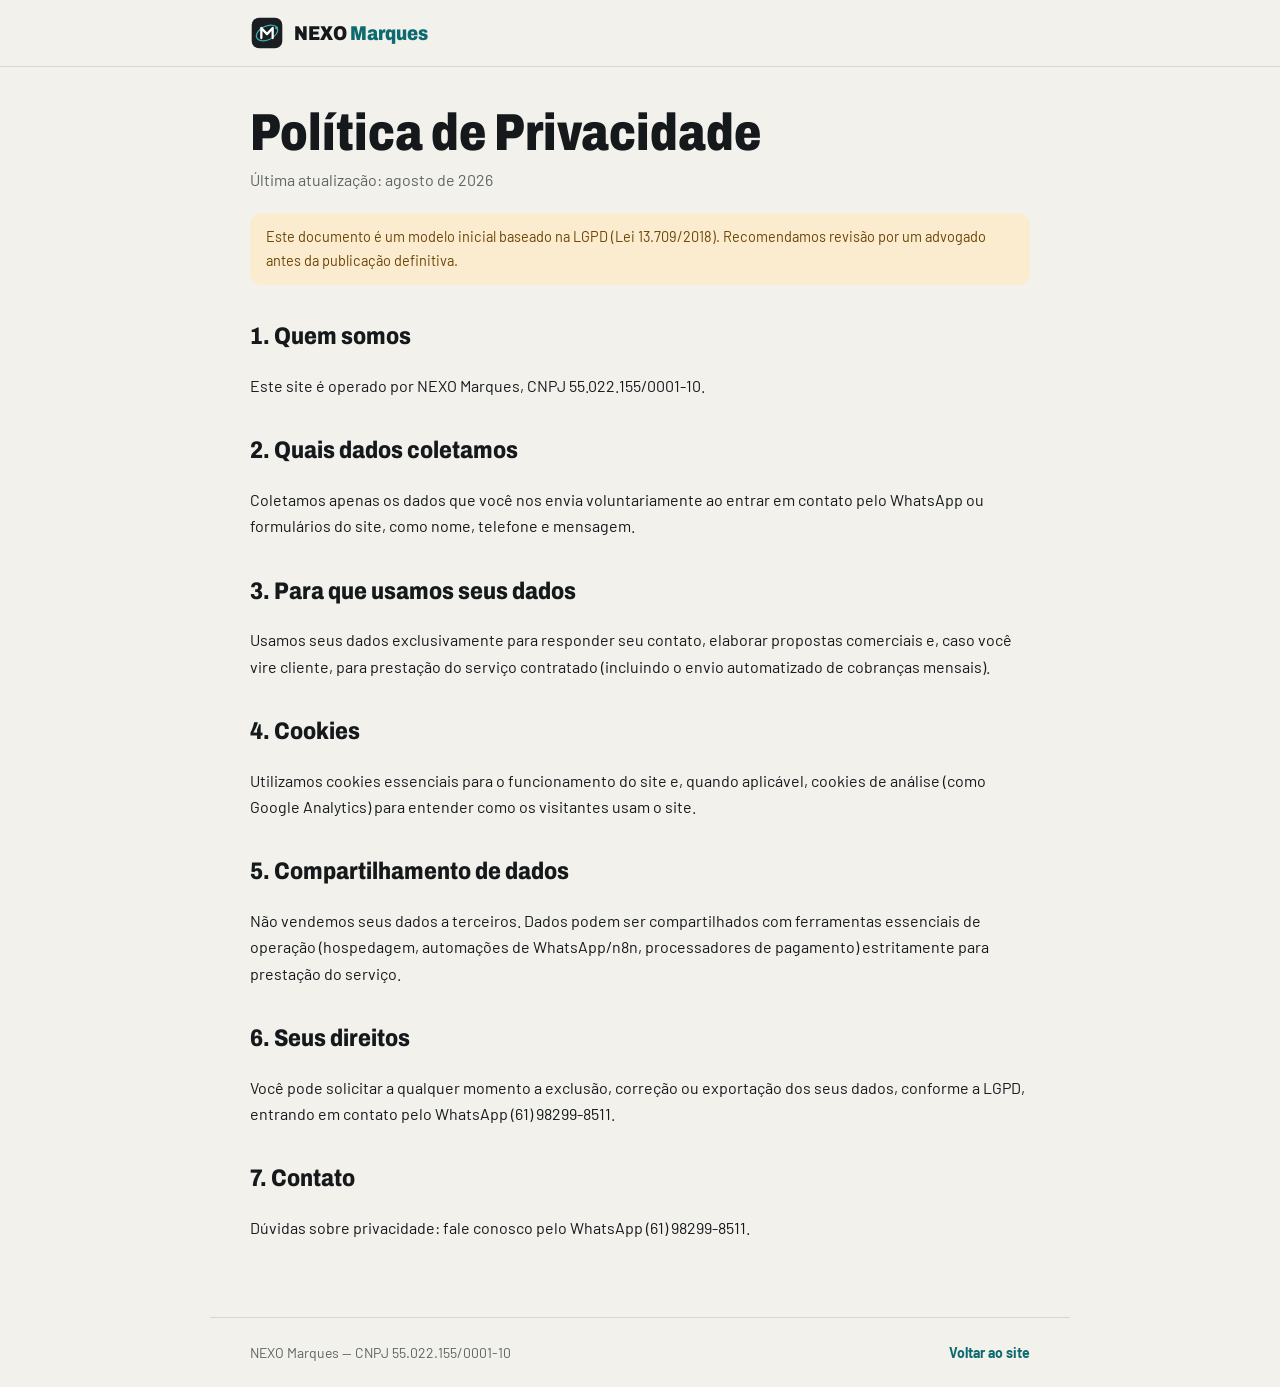
<file: privacidade.html>
<!DOCTYPE html>
<html lang="pt-BR">
<head>
<meta charset="UTF-8">
<meta name="viewport" content="width=device-width, initial-scale=1.0">
<title>Política de Privacidade — NEXO Marques</title>
<meta name="theme-color" content="#1A1E20">
<link rel="icon" type="image/svg+xml" href="assets/favicon.svg">
<link rel="apple-touch-icon" href="assets/apple-touch-icon.png">
<link rel="preconnect" href="https://fonts.googleapis.com">
<link href="https://fonts.googleapis.com/css2?family=Archivo:wdth,wght@62..125,500..900&family=Barlow:wght@400;500;600;700&display=swap" rel="stylesheet">
<link rel="stylesheet" href="css/style.css">
</head>
<body>

<header class="nav">
  <div class="nav-inner container">
    <a class="logo" href="index.html" aria-label="NEXO Marques, voltar ao site"><svg class="logo-mark" width="34" height="34" viewBox="0 0 120 120" aria-hidden="true"><rect x="6" y="6" width="108" height="108" rx="26" fill="#1A1E20"/><ellipse cx="60" cy="60" rx="40" ry="24" fill="none" stroke="#3DB3B8" stroke-width="4" transform="rotate(-25 60 60)"/><circle cx="94" cy="42" r="5" fill="#3DB3B8"/><path d="M40 78V42l20 22 20-22v36" fill="none" stroke="#fff" stroke-width="8" stroke-linecap="round" stroke-linejoin="round"/></svg><span>NEXO <em>Marques</em></span></a>
  </div>
</header>

<main class="container legal-content">
  <h1>Política de Privacidade</h1>
  <p class="updated">Última atualização: agosto de 2026</p>

  <div class="placeholder-flag">
    Este documento é um modelo inicial baseado na LGPD (Lei 13.709/2018). Recomendamos revisão por um advogado antes da publicação definitiva.
  </div>

  <h2>1. Quem somos</h2>
  <p>Este site é operado por NEXO Marques, CNPJ 55.022.155/0001-10.</p>

  <h2>2. Quais dados coletamos</h2>
  <p>Coletamos apenas os dados que você nos envia voluntariamente ao entrar em contato pelo WhatsApp ou formulários do site, como nome, telefone e mensagem.</p>

  <h2>3. Para que usamos seus dados</h2>
  <p>Usamos seus dados exclusivamente para responder seu contato, elaborar propostas comerciais e, caso você vire cliente, para prestação do serviço contratado (incluindo o envio automatizado de cobranças mensais).</p>

  <h2>4. Cookies</h2>
  <p>Utilizamos cookies essenciais para o funcionamento do site e, quando aplicável, cookies de análise (como Google Analytics) para entender como os visitantes usam o site.</p>

  <h2>5. Compartilhamento de dados</h2>
  <p>Não vendemos seus dados a terceiros. Dados podem ser compartilhados com ferramentas essenciais de operação (hospedagem, automações de WhatsApp/n8n, processadores de pagamento) estritamente para prestação do serviço.</p>

  <h2>6. Seus direitos</h2>
  <p>Você pode solicitar a qualquer momento a exclusão, correção ou exportação dos seus dados, conforme a LGPD, entrando em contato pelo WhatsApp (61) 98299-8511.</p>

  <h2>7. Contato</h2>
  <p>Dúvidas sobre privacidade: fale conosco pelo WhatsApp (61) 98299-8511.</p>
</main>

<footer>
  <div class="container footer-bottom">
    <span>NEXO Marques &mdash; CNPJ 55.022.155/0001-10</span>
    <a href="index.html">Voltar ao site</a>
  </div>
</footer>

</body>
</html>
</file>
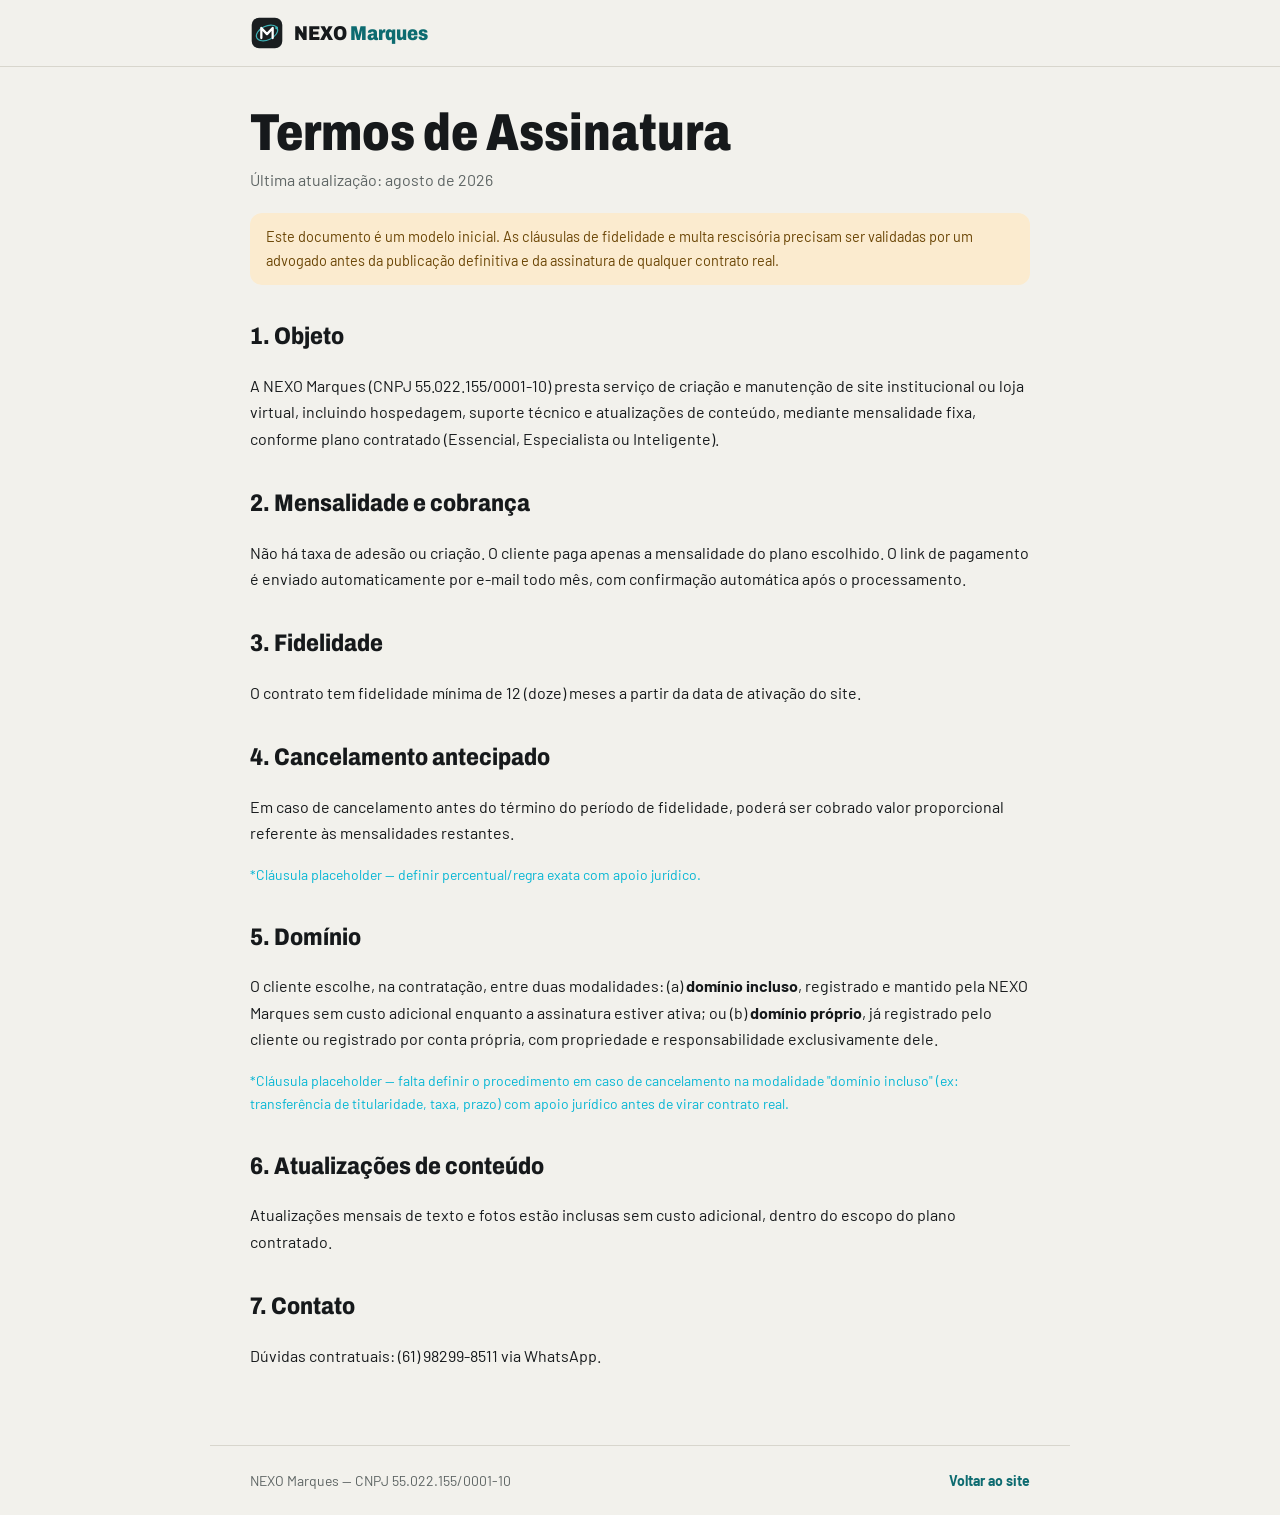
<file: termos.html>
<!DOCTYPE html>
<html lang="pt-BR">
<head>
<meta charset="UTF-8">
<meta name="viewport" content="width=device-width, initial-scale=1.0">
<title>Termos e Assinatura — NEXO Marques</title>
<meta name="theme-color" content="#1A1E20">
<link rel="icon" type="image/svg+xml" href="assets/favicon.svg">
<link rel="apple-touch-icon" href="assets/apple-touch-icon.png">
<link rel="preconnect" href="https://fonts.googleapis.com">
<link href="https://fonts.googleapis.com/css2?family=Archivo:wdth,wght@62..125,500..900&family=Barlow:wght@400;500;600;700&display=swap" rel="stylesheet">
<link rel="stylesheet" href="css/style.css">
</head>
<body>

<header class="nav">
  <div class="nav-inner container">
    <a class="logo" href="index.html" aria-label="NEXO Marques, voltar ao site"><svg class="logo-mark" width="34" height="34" viewBox="0 0 120 120" aria-hidden="true"><rect x="6" y="6" width="108" height="108" rx="26" fill="#1A1E20"/><ellipse cx="60" cy="60" rx="40" ry="24" fill="none" stroke="#3DB3B8" stroke-width="4" transform="rotate(-25 60 60)"/><circle cx="94" cy="42" r="5" fill="#3DB3B8"/><path d="M40 78V42l20 22 20-22v36" fill="none" stroke="#fff" stroke-width="8" stroke-linecap="round" stroke-linejoin="round"/></svg><span>NEXO <em>Marques</em></span></a>
  </div>
</header>

<main class="container legal-content">
  <h1>Termos de Assinatura</h1>
  <p class="updated">Última atualização: agosto de 2026</p>

  <div class="placeholder-flag">
    Este documento é um modelo inicial. As cláusulas de fidelidade e multa rescisória precisam ser validadas por um advogado antes da publicação definitiva e da assinatura de qualquer contrato real.
  </div>

  <h2>1. Objeto</h2>
  <p>A NEXO Marques (CNPJ 55.022.155/0001-10) presta serviço de criação e manutenção de site institucional ou loja virtual, incluindo hospedagem, suporte técnico e atualizações de conteúdo, mediante mensalidade fixa, conforme plano contratado (Essencial, Especialista ou Inteligente).</p>

  <h2>2. Mensalidade e cobrança</h2>
  <p>Não há taxa de adesão ou criação. O cliente paga apenas a mensalidade do plano escolhido. O link de pagamento é enviado automaticamente por e-mail todo mês, com confirmação automática após o processamento.</p>

  <h2>3. Fidelidade</h2>
  <p>O contrato tem fidelidade mínima de 12 (doze) meses a partir da data de ativação do site.</p>

  <h2>4. Cancelamento antecipado</h2>
  <p>Em caso de cancelamento antes do término do período de fidelidade, poderá ser cobrado valor proporcional referente às mensalidades restantes.</p>
  <p class="faq-note" style="color:#06B6D4;">*Cláusula placeholder — definir percentual/regra exata com apoio jurídico.</p>

  <h2>5. Domínio</h2>
  <p>O cliente escolhe, na contratação, entre duas modalidades: (a) <strong>domínio incluso</strong>, registrado e mantido pela NEXO Marques sem custo adicional enquanto a assinatura estiver ativa; ou (b) <strong>domínio próprio</strong>, já registrado pelo cliente ou registrado por conta própria, com propriedade e responsabilidade exclusivamente dele.</p>
  <p class="faq-note" style="color:#06B6D4;">*Cláusula placeholder — falta definir o procedimento em caso de cancelamento na modalidade "domínio incluso" (ex: transferência de titularidade, taxa, prazo) com apoio jurídico antes de virar contrato real.</p>

  <h2>6. Atualizações de conteúdo</h2>
  <p>Atualizações mensais de texto e fotos estão inclusas sem custo adicional, dentro do escopo do plano contratado.</p>

  <h2>7. Contato</h2>
  <p>Dúvidas contratuais: (61) 98299-8511 via WhatsApp.</p>
</main>

<footer>
  <div class="container footer-bottom">
    <span>NEXO Marques &mdash; CNPJ 55.022.155/0001-10</span>
    <a href="index.html">Voltar ao site</a>
  </div>
</footer>

</body>
</html>
</file>
<file: css/style.css>
/* NEXO Marques · site NEXO M (reformulação 10/2026)
   Base off-white + grafite + petróleo. Cores de produto só como identificação.
   Cards só nos produtos; o resto é editorial (linhas, divisórias, números). */
:root{
  --bg:#F2F1EC; --card:#FBFAF6; --line:#D8D6CD; --fg:#16191B; --mut:#5E6564;
  --gr:#1A1E20; --gr2:#262B2E; --on-gr:#EDEDE8; --on-gr-mut:#A2AAA9;
  --acc:#0D6B70; --acc-l:#7FD3D6; --acc-d:#3DB3B8;
  --wa:#25D366; --wa-ink:#06260F;
  --tint:#E7EDEA; /* off-white com 8% de petróleo */
  --disp:"Archivo","Arial Narrow",system-ui,sans-serif;
  --body:"Barlow",system-ui,sans-serif;
  color-scheme:light;
}
*{box-sizing:border-box}
html{scroll-behavior:smooth}
body{margin:0;background:var(--bg);color:var(--fg);font-family:var(--body);font-size:16px;line-height:1.5;-webkit-font-smoothing:antialiased}
img{max-width:100%;display:block}
a{color:inherit;text-decoration:none}
button{font:inherit;color:inherit;cursor:pointer}
ul,ol{list-style:none;margin:0;padding:0}
:focus-visible{outline:2px solid var(--acc);outline-offset:3px;border-radius:4px}
[hidden]{display:none!important}
[id]{scroll-margin-top:16px}
.skip{position:absolute;left:12px;top:-60px;background:var(--gr);color:#fff;padding:10px 14px;border-radius:8px;z-index:99}
.skip:focus{top:12px}

.site{overflow-x:clip}
.in{width:min(1180px,100%);margin:0 auto;padding-inline:clamp(16px,4vw,40px)}
.disp{font-family:var(--disp);font-stretch:78%;font-weight:850;letter-spacing:-.01em;line-height:.95;text-wrap:balance;margin:0}
.kick{display:block;font-size:12.5px;font-weight:700;letter-spacing:.14em;text-transform:uppercase;color:var(--acc);margin-bottom:12px}
.reveal{animation:rise .7s cubic-bezier(.2,.7,.2,1) both}
.switch.reveal{animation-delay:.15s}
@keyframes rise{from{transform:translateY(14px);opacity:.001}to{transform:none;opacity:1}}
section{padding-block:clamp(48px,7vw,92px)}
section.pt0{padding-top:0}
.sh{display:flex;flex-wrap:wrap;justify-content:space-between;align-items:end;gap:14px 40px;margin-bottom:30px}
.sh h2{font-size:clamp(34px,4.8vw,58px);max-width:18ch}
.sh p{color:var(--mut);max-width:48ch;margin:0;font-size:17px}

/* botões */
.bwa{background:var(--wa);color:var(--wa-ink);padding:14px 20px;border-radius:12px;font-weight:800;display:inline-flex;gap:8px;align-items:center;white-space:nowrap;transition:filter .2s,transform .2s}
.bwa:hover{filter:brightness(.95);transform:translateY(-1px)}
.i-wa{width:18px;height:18px;flex:none}
.b2{border:1.5px solid var(--fg);padding:12.5px 18px;border-radius:12px;font-weight:700;display:inline-flex;transition:background .2s,color .2s}
.b2:hover{background:var(--fg);color:#fff}
.lnk{color:var(--acc);font-weight:700;border-bottom:1.5px solid currentColor;padding-bottom:1px}
.btns{display:flex;flex-wrap:wrap;gap:10px}

/* menu */
nav{display:flex;align-items:center;gap:22px;padding-block:18px}
.lk{display:flex;gap:22px;font-weight:600;color:var(--mut);margin-left:auto}
.lk a:hover{color:var(--fg)}
nav .cta{padding:10px 16px;border-radius:10px;font-size:14px}
.burger{display:none;border:1px solid var(--line);background:var(--card);border-radius:10px;width:42px;height:42px;place-items:center}
.burger svg{width:20px;height:20px}
.mnav{display:none}
.logo{display:inline-flex;align-items:center;gap:10px;font-family:var(--disp);font-stretch:85%;font-weight:850;font-size:20px}
.logo-mark{flex:none}
.logo em{font-style:normal;color:var(--acc)}

/* hero */
.hero{display:grid;grid-template-columns:minmax(0,1.05fr) minmax(0,1fr);gap:clamp(24px,4vw,56px);align-items:center;padding-block:clamp(18px,4vw,48px) 52px}
.hero h1{font-size:clamp(42px,6.6vw,84px)}
.hero h1 u{text-decoration:none;color:var(--acc);background:linear-gradient(transparent 76%,rgba(13,107,112,.18) 76%)}
.lead{font-size:clamp(17px,1.6vw,19px);color:var(--mut);max-width:46ch;margin:18px 0 10px}
.lead2{font-weight:700;font-size:17px;margin:0 0 24px;padding-left:12px;border-left:3px solid var(--acc);max-width:46ch}
.proof{display:grid;grid-template-columns:repeat(2,max-content);gap:8px 24px;margin-top:22px;font-size:14.5px;font-weight:600}
.proof span::before{content:"✓";color:var(--acc);margin-right:7px;font-weight:800}
.switch{background:var(--gr);color:var(--on-gr);border-radius:20px;padding:16px;display:flex;flex-direction:column;gap:12px;box-shadow:0 30px 60px -30px rgba(10,20,20,.55);min-width:0}
.switch .st{display:flex;gap:4px;flex-wrap:wrap}
.switch .st button{border:0;background:var(--gr2);color:var(--on-gr-mut);border-radius:8px;padding:7px 11px;font-weight:700;font-size:13px;position:relative;overflow:hidden;transition:background .3s,color .3s}
.switch .st button:hover{color:#fff}
.switch .st button.on{background:var(--pc);color:#fff}
.switch.auto .st button.on::after{content:"";position:absolute;left:0;bottom:0;height:2px;background:rgba(255,255,255,.85);width:0;animation:fill 4.5s linear forwards}
@keyframes fill{to{width:100%}}
.swp{display:flex;flex-direction:column;gap:12px;animation:fadein .45s ease}
@keyframes fadein{from{opacity:.001;transform:translateY(6px)}to{opacity:1;transform:none}}
.swp .cap{display:flex;justify-content:space-between;gap:10px;align-items:baseline;font-size:13px}
.swp .cap b{font-family:var(--disp);font-stretch:85%;font-size:21px}
.swp .cap b i{font-style:normal;color:color-mix(in srgb,var(--c) 45%,#fff)}
.swp .cap span{color:var(--on-gr-mut)}
.switch .mock{box-shadow:none}

/* faixa grafite */
.band{background:var(--gr);color:var(--on-gr)}
.band .in{display:grid;grid-template-columns:repeat(4,minmax(0,1fr))}
.band .in>div{padding:22px 16px 22px 0;display:flex;align-items:center;gap:12px;font-family:var(--disp);font-stretch:82%;font-weight:850;font-size:clamp(17px,1.8vw,21px);letter-spacing:.02em;text-transform:uppercase;line-height:1.05}
.band .in>div+div{padding-left:18px;border-left:1px solid #33393C}
.band svg{width:24px;height:24px;flex:none;color:var(--acc-d)}

/* produtos */
.prodtop{display:flex;flex-wrap:wrap;gap:10px 16px;align-items:center;justify-content:space-between;margin-top:-6px;margin-bottom:12px}
.prodtop>span{font-size:13.5px;color:var(--mut)}
.prodtop .acts{display:flex;gap:8px;flex-wrap:wrap}
.hint-grid,.prod.grid-mode .hint-belt,.prod.grid-mode #belt-btn{display:none}
.prod.grid-mode .hint-grid{display:inline}
.pbtn{border:1px solid var(--line);background:var(--card);border-radius:999px;padding:9px 16px;font-weight:700;font-size:14px}
.pbtn.pri{background:var(--fg);color:#fff;border-color:var(--fg)}
.belt{overflow:hidden;-webkit-mask-image:linear-gradient(90deg,transparent,#000 5%,#000 95%,transparent);mask-image:linear-gradient(90deg,transparent,#000 5%,#000 95%,transparent);padding-block:6px 16px}
.prod.grid-mode .belt{display:none}
.belt .track{display:flex;width:max-content;animation:belt 110s linear infinite}
.belt:hover .track,.belt:focus-within .track,.belt.paused .track{animation-play-state:paused}
.belt .half,.marq .half{display:flex;flex:none}
@keyframes belt{from{transform:translate3d(0,0,0)}to{transform:translate3d(-50%,0,0)}}
.belt .pc{width:310px;margin-right:16px;flex:none}
.pgrid{display:grid;grid-template-columns:repeat(3,minmax(0,1fr));gap:16px;padding-top:6px}
.pc{--c:#0D6B70;background:color-mix(in srgb,var(--c) 9%,#FBFAF6);border:1px solid color-mix(in srgb,var(--c) 18%,#FBFAF6);border-radius:22px;padding:18px;display:flex;flex-direction:column;gap:11px;min-width:0;transition:transform .25s,box-shadow .25s}
.pc:hover{transform:translateY(-3px);box-shadow:0 18px 36px -24px rgba(0,0,0,.45)}
.pc .top{display:flex;justify-content:space-between;align-items:flex-start;gap:8px}
.pc .nm{font-family:var(--disp);font-stretch:80%;font-weight:850;font-size:30px;line-height:1;color:var(--c);margin:0}
.pc .nm small{display:block;font-family:var(--body);font-weight:700;font-size:11px;letter-spacing:.14em;color:var(--fg);opacity:.6;margin-bottom:3px}
.pc .tg{font-size:11px;font-weight:800;letter-spacing:.04em;text-transform:uppercase;padding:4px 9px;border-radius:99px;background:#fff;color:var(--c);white-space:nowrap;display:inline-flex;align-items:center;gap:5px}
.pc .tg::before{content:"";width:6px;height:6px;border-radius:50%;background:currentColor}
.pc .tg.impl{background:var(--c);color:#fff}
.pc .para{font-size:13px;font-weight:700;color:var(--mut)}
.pc p{margin:0;font-size:15px;min-height:68px}
.pc .ft{display:flex;flex-direction:column;align-items:stretch;gap:9px;margin-top:auto;padding-top:4px}
.pc .ft small{font-size:12.5px;font-weight:600;color:var(--mut)}
.pc .ft a{background:#fff;padding:10px 12px;border-radius:10px;font-weight:800;font-size:14px;color:var(--c);text-align:center;border:1px solid color-mix(in srgb,var(--c) 22%,#fff);transition:background .2s,color .2s}
.pc .ft a:hover{background:var(--c);color:#fff}
.sobband{margin-top:20px;background:var(--gr);color:var(--on-gr);border-radius:22px;padding:clamp(20px,3.5vw,32px);display:grid;grid-template-columns:auto minmax(0,1fr) auto;gap:16px 28px;align-items:center}
.sobband .tg{font-size:11.5px;font-weight:800;letter-spacing:.1em;padding:5px 11px;border-radius:99px;background:var(--acc);color:#fff;align-self:start;margin-top:4px;justify-self:start}
.sobband h3{font-family:var(--disp);font-stretch:80%;font-weight:850;font-size:clamp(25px,3vw,34px);line-height:1;margin:0 0 6px;color:#fff}
.sobband p{margin:0;color:var(--on-gr-mut);max-width:62ch}

/* telinhas dos produtos (dados fictícios) */
.mock{border-radius:12px;padding:12px;font-size:11.5px;line-height:1.4;display:flex;flex-direction:column;gap:7px;background:#fff;color:#16191B;min-height:178px;box-shadow:0 8px 22px -16px rgba(0,0,0,.35);--m-line:#ECEAE3}
.mock .mh{display:flex;justify-content:space-between;align-items:center;font-weight:700;font-size:12px}
.mock .mh span{font-weight:500;opacity:.6;font-size:10.5px}
.mock .row{display:flex;justify-content:space-between;align-items:center;gap:8px;padding:5px 0;border-bottom:1px solid var(--m-line)}
.mock .row:last-child{border-bottom:0}
.mock .row em{font-style:normal;opacity:.6}
.mock .pill{font-size:9.5px;font-weight:800;letter-spacing:.06em;padding:2px 7px;border-radius:99px;text-transform:uppercase;white-space:nowrap}
.mock .ok{background:#DCF0E3;color:#1C6B40}.mock .bad{background:#F7DEDA;color:#A3301F}.mock .wa{background:#FBEBCF;color:#8A5A08}.mock .nt{background:#ECEFF1;color:#475056}
.mock .grid{display:grid;grid-template-columns:repeat(4,1fr);gap:5px}
.mock .t{border-radius:7px;padding:6px 4px;text-align:center;font-weight:700;border:1px solid var(--m-line);line-height:1.15}
.mock .t small{display:block;font-weight:600;font-size:9px;opacity:.85}
.mock .t.on{background:var(--c);color:#fff;border-color:transparent}
.mock .bub{max-width:84%;padding:6px 9px;border-radius:10px;line-height:1.35}
.mock .bub.c{background:#EEF0F2;align-self:flex-start}
.mock .bub.a{background:var(--c);color:#fff;align-self:flex-end}
.mock .tagline{display:flex;gap:5px;flex-wrap:wrap}
.mock .tagline span{font-size:9.5px;font-weight:700;padding:2px 7px;border-radius:5px;border:1px solid var(--m-line)}
.mock .kpis{display:grid;grid-template-columns:repeat(3,1fr);gap:6px}
.mock .kpis div{border:1px solid var(--m-line);border-radius:8px;padding:6px}
.mock .kpis b{display:block;font-size:13px}
.mock .kpis span{font-size:9.5px;opacity:.65}
.mock .kpis i{font-style:normal;font-size:9.5px;font-weight:800;color:#1C6B40}
.mock .bars{display:flex;align-items:flex-end;gap:5px;height:58px;border-bottom:1px solid var(--m-line);position:relative}
.mock .bars i{flex:1;border-radius:3px 3px 0 0;background:var(--c);opacity:.5}
.mock .bars i:last-child{opacity:1}
.mock .bars u{position:absolute;left:0;right:0;border-top:1.5px dashed #A3301F;opacity:.6}
.mock .axis{display:flex;justify-content:space-between;font-size:9px;opacity:.6}

/* sob medida */
.sob{background:var(--card);border-block:1px solid var(--line)}
.sob .grid{display:grid;grid-template-columns:minmax(0,1fr) minmax(0,1fr);gap:40px;align-items:end}
.sob h2{font-size:clamp(38px,5.4vw,66px)}
.sob .grid p{margin:0 0 16px;color:var(--mut);font-size:17.5px}
.marq{overflow:hidden;margin-top:32px;-webkit-mask-image:linear-gradient(90deg,transparent,#000 8%,#000 92%,transparent);mask-image:linear-gradient(90deg,transparent,#000 8%,#000 92%,transparent)}
.marq .track{display:flex;width:max-content;animation:belt 70s linear infinite reverse}
.marq:hover .track{animation-play-state:paused}
.chip{flex:none;margin-right:10px;padding:10px 16px;border-radius:999px;font-weight:700;white-space:nowrap;border:1px solid var(--line);background:color-mix(in srgb,var(--c) 10%,#FBFAF6)}
.marqnote{font-size:13.5px;color:var(--mut);margin:12px 0 0}

/* problemas */
.prob{display:grid;grid-template-columns:repeat(4,minmax(0,1fr));border-top:2px solid var(--fg)}
.prob li{display:flex;align-items:center;gap:12px;padding:20px 14px 20px 0;border-bottom:1px solid var(--line);font-family:var(--disp);font-stretch:82%;font-weight:850;font-size:clamp(20px,2.1vw,25px);line-height:1.05}
.prob li:not(:nth-child(4n+1)){padding-left:16px;border-left:1px solid var(--line)}
.prob svg{width:26px;height:26px;color:var(--acc);flex:none}
.probend{display:flex;flex-wrap:wrap;justify-content:space-between;align-items:center;gap:12px 30px;margin-top:22px}
.probend p{margin:0;font-size:18.5px;font-weight:600;max-width:52ch}

/* sistemas em operação */
.ops{border-top:2px solid var(--fg)}
.ops li{display:grid;grid-template-columns:260px minmax(0,1fr) auto;gap:10px 30px;align-items:center;padding:18px 0;border-bottom:1px solid var(--line)}
.ops b{font-family:var(--disp);font-stretch:82%;font-weight:850;font-size:clamp(20px,2.1vw,24px);text-transform:uppercase;letter-spacing:.01em}
.ops p{margin:0;color:var(--mut);font-size:16.5px}
.ops span{font-size:11.5px;font-weight:800;letter-spacing:.06em;text-transform:uppercase;color:#1C6B40;display:inline-flex;align-items:center;gap:6px;white-space:nowrap}
.ops span::before{content:"";width:7px;height:7px;border-radius:50%;background:#2E9A5B;box-shadow:0 0 0 3px #DCF0E3}

/* tudo incluso */
.inc{display:grid;grid-template-columns:repeat(4,minmax(0,1fr))}
.inc li{padding:6px 22px 6px 0;display:flex;flex-direction:column;gap:8px}
.inc li+li{padding-left:22px;border-left:1px solid var(--line)}
.inc svg{width:30px;height:30px;color:var(--acc)}
.inc b{font-family:var(--disp);font-stretch:82%;font-weight:850;font-size:22px;line-height:1.05;text-transform:uppercase}
.inc p{margin:0;color:var(--mut);font-size:15.5px}
.incnote{margin:26px 0 0;font-size:14px;color:var(--mut);padding-top:14px;border-top:1px solid var(--line)}

/* como funciona (fundo claro) */
.how{background:var(--tint);border-block:1px solid #D3E0DD}
.how h2{font-size:clamp(36px,5.2vw,64px);margin-bottom:28px}
.hsteps{display:grid;grid-template-columns:repeat(4,minmax(0,1fr));gap:12px}
.hsteps li{background:#fff;border:1px solid #DCE7E5;border-radius:18px;padding:18px;transition:transform .25s,border-color .25s}
.hsteps li:hover{transform:translateY(-2px);border-color:var(--acc)}
.hsteps i{font-style:normal;font-weight:800;font-size:13px;color:var(--acc)}
.hsteps b{display:block;font-size:19px;margin:6px 0 4px}
.hsteps p{margin:0;color:var(--mut);font-size:15px}
.hprice{display:grid;grid-template-columns:minmax(0,1fr) minmax(0,1fr);gap:16px;margin-top:clamp(28px,5vw,52px)}
.hprice .big{border-radius:24px;padding:clamp(22px,4vw,40px);background:var(--acc);color:#fff;display:flex;flex-direction:column;justify-content:center;gap:6px}
.hprice .big .disp{font-size:clamp(70px,11vw,132px);line-height:.85}
.hprice .big b{font-size:15px;letter-spacing:.14em;text-transform:uppercase}
.hprice .big p{margin:0;opacity:.85}
.hprice .txt{background:#fff;border:1px solid #DCE7E5;border-radius:24px;padding:clamp(22px,4vw,36px);display:flex;flex-direction:column;gap:12px;justify-content:center;align-items:flex-start}
.hprice .txt h3{font-family:var(--disp);font-stretch:82%;font-weight:850;font-size:32px;margin:0}
.hprice .txt p{margin:0;color:var(--mut)}

/* quem está por trás */
.who{display:grid;grid-template-columns:minmax(0,.9fr) minmax(0,1.1fr);gap:clamp(28px,6vw,72px);align-items:center}
.photo{position:relative;max-width:440px;width:calc(100% - 52px);justify-self:center;margin:26px}
.photo::before{content:"";position:absolute;inset:auto -18px -18px auto;width:72%;height:72%;border-radius:28px;background:var(--acc);opacity:.14}
.photo::after{content:"";position:absolute;top:-26px;left:-26px;width:140px;height:140px;border-radius:50%;border:2px solid var(--acc);opacity:.55;border-right-color:transparent;border-bottom-color:transparent;transform:rotate(-20deg);pointer-events:none}
.photo img{position:relative;width:100%;height:auto;aspect-ratio:4/5;object-fit:cover;border-radius:24px;box-shadow:0 34px 60px -30px rgba(70,40,10,.55),0 0 0 6px #FBFAF6}
.who h2{font-size:clamp(38px,5.4vw,66px)}
.who .txt>p{font-size:18.5px;color:var(--mut);margin:16px 0 22px;max-width:44ch}
.sig{display:flex;flex-direction:column;gap:2px;padding-left:14px;border-left:3px solid var(--acc);margin-bottom:22px}
.sig b{font-family:var(--disp);font-stretch:85%;font-weight:850;font-size:25px}
.sig span{font-weight:600}
.sig small{color:var(--mut);font-size:14.5px}

/* contato */
.contact{background:var(--gr);color:var(--on-gr);border-radius:26px;padding:clamp(24px,5vw,56px);display:grid;grid-template-columns:minmax(0,1.1fr) minmax(0,1fr);gap:30px;align-items:center}
.contact h2{font-size:clamp(36px,5vw,62px);color:#fff}
.contact p{color:var(--on-gr-mut);margin:14px 0 0;font-size:17.5px}
.contact .ch{display:flex;flex-direction:column;gap:10px}
.contact .ch a{display:flex;justify-content:space-between;align-items:center;gap:10px;padding:16px 18px;border-radius:14px;background:var(--gr2);font-weight:700;transition:transform .2s}
.contact .ch a:hover{transform:translateX(3px)}
.contact .ch a.wa{background:var(--wa);color:var(--wa-ink);font-size:19px;padding:22px 20px}
.contact .ch small{display:block;font-weight:500;opacity:.75;font-size:13.5px}
.contact .ch svg{width:22px;height:22px;flex:none}

/* rodapé */
.foot{padding-block:30px;border-top:1px solid var(--line);margin-top:clamp(48px,7vw,92px)}
.foot .in{display:grid;grid-template-columns:minmax(0,1fr) auto;gap:16px 30px;align-items:start}
.foot .fl{display:flex;flex-wrap:wrap;gap:8px 20px;font-weight:600;font-size:14.5px}
.foot .fl a:hover{color:var(--acc)}
.foot small{display:block;color:var(--mut);font-size:13.5px;margin-top:4px}

/* WhatsApp flutuante */
.wa-fab{position:fixed;right:16px;bottom:calc(16px + env(safe-area-inset-bottom,0px));z-index:50;display:flex;align-items:center;gap:8px;padding:12px 16px;border-radius:999px;font-weight:800;font-size:14px;background:var(--wa);color:var(--wa-ink);box-shadow:0 10px 30px rgba(0,0,0,.22)}
.wa-fab .i-wa{width:22px;height:22px}

/* ---------- celular ---------- */
@media (max-width:760px){
  .lk,nav .cta span{display:none}
  nav .cta{margin-left:auto;padding:11px 12px}
  .burger{display:grid}
  .mnav.open{display:flex;flex-direction:column;border-top:1px solid var(--line);border-bottom:1px solid var(--line);padding-block:6px;margin-bottom:8px}
  .mnav a{padding:12px 0;font-weight:700}
  .hero,.sob .grid,.contact,.who,.hprice{grid-template-columns:minmax(0,1fr)}
  .proof{grid-template-columns:minmax(0,1fr)}
  .band .in{grid-template-columns:repeat(2,minmax(0,1fr))}
  .band .in>div+div{border-left:0;padding-left:0}
  .band .in>div:nth-child(even){padding-left:14px;border-left:1px solid #33393C}
  .prodtop .acts,.prodtop>span{display:none}
  .prod.grid-mode .belt{display:block}
  .prod.grid-mode .pgrid{display:none}
  .belt{-webkit-mask-image:none;mask-image:none;overflow-x:auto;scroll-snap-type:x mandatory;padding-bottom:12px;padding-inline:16px;scrollbar-width:none}
  .belt::-webkit-scrollbar{display:none}
  .belt .track{animation:none}
  .belt .half+.half,.belt .rep{display:none}
  .belt .pc{width:82vw;max-width:340px;scroll-snap-align:center}
  .sobband{grid-template-columns:minmax(0,1fr)}
  .prob{grid-template-columns:repeat(2,minmax(0,1fr))}
  .prob li:not(:nth-child(4n+1)){padding-left:0;border-left:0}
  .prob li:nth-child(even){padding-left:14px;border-left:1px solid var(--line)}
  .ops li{grid-template-columns:minmax(0,1fr);gap:4px}
  .inc{grid-template-columns:minmax(0,1fr);gap:18px}
  .inc li+li{padding-left:0;border-left:0;padding-top:18px;border-top:1px solid var(--line)}
  .hsteps{grid-template-columns:minmax(0,1fr)}
  .photo{margin:22px auto;max-width:300px}
  .foot .in{grid-template-columns:minmax(0,1fr)}
  .wa-fab span{display:none}
  .wa-fab{padding:14px}
}
@media (min-width:761px) and (max-width:1000px){
  .pgrid{grid-template-columns:repeat(2,minmax(0,1fr))}
  .hsteps,.inc{grid-template-columns:repeat(2,minmax(0,1fr));row-gap:22px}
  .inc li:nth-child(3){padding-left:0;border-left:0}
}
@media (prefers-reduced-motion:reduce){
  html{scroll-behavior:auto}
  *,*::before,*::after{animation:none!important;transition:none!important}
  .belt,.marq{overflow-x:auto;-webkit-mask-image:none;mask-image:none}
}

/* ---------- páginas legais (privacidade / termos) ---------- */
.nav{background:var(--bg);border-bottom:1px solid var(--line)}
.container{width:min(860px,100%);margin:0 auto;padding-inline:clamp(16px,4vw,40px)}
.nav-inner{display:flex;align-items:center;padding-block:16px}
.nav-logo{height:40px;width:auto}
.legal-content{padding-block:40px 60px;line-height:1.65}
.legal-content h1{font-family:var(--disp);font-stretch:80%;font-weight:850;font-size:clamp(34px,5vw,52px);line-height:1;margin:0 0 8px}
.legal-content h2{font-family:var(--disp);font-stretch:85%;font-weight:800;font-size:24px;margin:32px 0 8px}
.legal-content a{color:var(--acc);text-decoration:underline}
.updated{color:var(--mut);margin:0 0 20px}
.placeholder-flag{background:#FBEBCF;color:#6B4606;border-radius:12px;padding:12px 16px;font-size:14.5px;margin-bottom:12px}
.faq-note{font-size:14px}
footer .footer-bottom{display:flex;flex-wrap:wrap;justify-content:space-between;gap:10px;padding-block:24px;border-top:1px solid var(--line);color:var(--mut);font-size:14px}
footer .footer-bottom a{color:var(--acc);font-weight:700}
</file>
